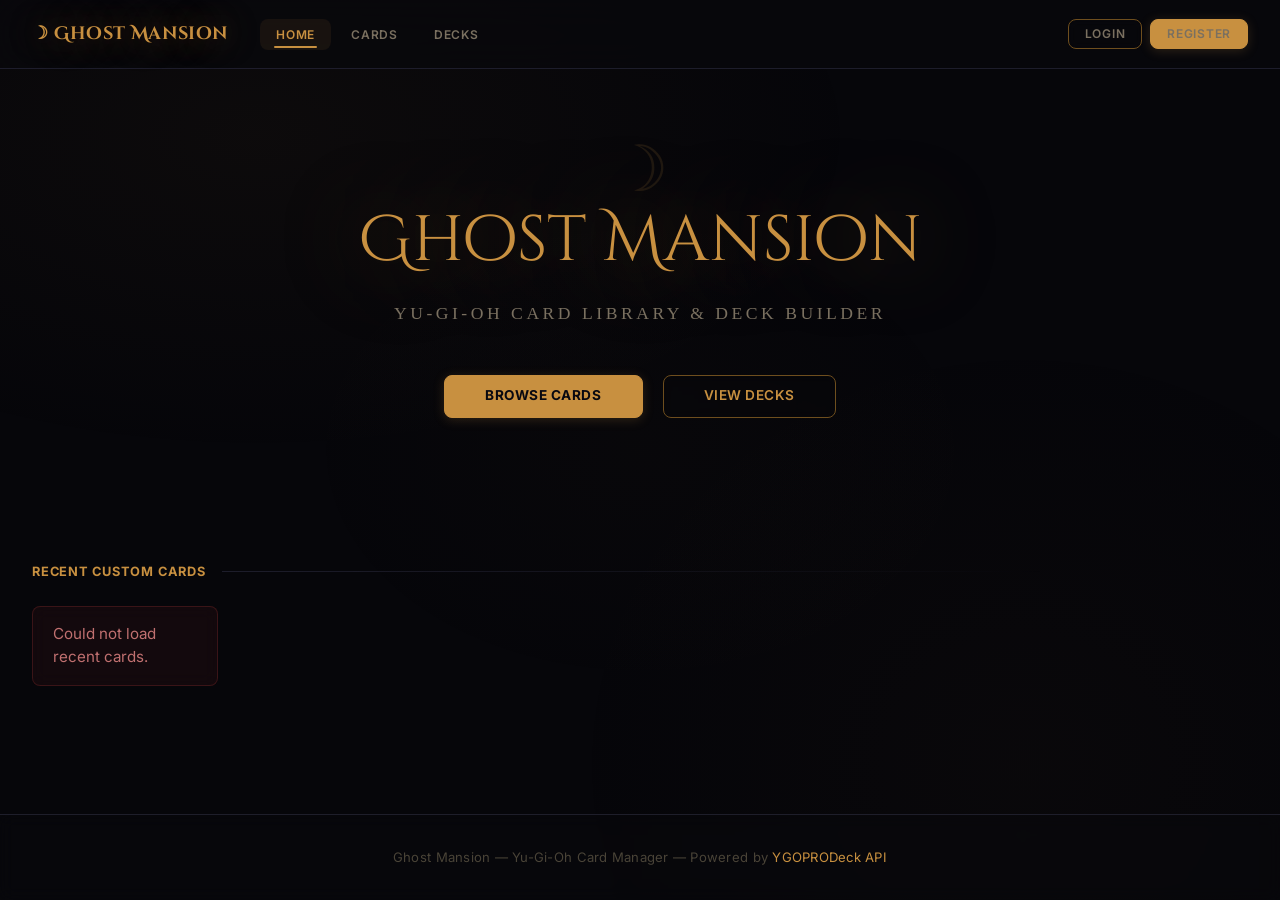
<file: index.html>
<!DOCTYPE html>
<html lang="en">
<head>
  <meta charset="UTF-8">
  <meta name="viewport" content="width=device-width, initial-scale=1.0">
  <title>Ghost Mansion – Yu-Gi-Oh Card Manager</title>
  <link rel="stylesheet" href="css/main.css">
</head>
<body>
<div class="page-wrapper">
  <div id="navbar"></div>

  <main>
    <section class="hero">
      <div class="hero-title">Ghost Mansion</div>
      <div class="hero-sub">Yu-Gi-Oh Card Library &amp; Deck Builder</div>
      <div class="hero-actions">
        <a href="cards.html" class="btn btn-primary btn-lg">Browse Cards</a>
        <a href="decks.html" class="btn btn-secondary btn-lg">View Decks</a>
      </div>
    </section>

    
    <div class="recent-section">
      <div class="section-header">
        <span class="section-title">Recent Custom Cards</span>
      </div>
      <div id="recentCards" class="card-mini-grid">
        <div class="loading-center"><div class="spinner"></div></div>
      </div>
    </div>
  </main>

  <div id="footer"></div>
</div>
<script src="js/app.js"></script>
<script>
  renderNavbar();
  renderFooter();

  async function loadRecent() {
    const el = document.getElementById('recentCards');
    try {
      const cards = await apiFetch('/cards');
      const recent = cards.slice(-8).reverse();
      if (!recent.length) {
        el.innerHTML = `<div class="empty-state" style="grid-column:1/-1"><div class="empty-icon">🂠</div><h3>No cards yet</h3><p>Be the first to create a custom card!</p></div>`;
        return;
      }
      el.innerHTML = recent.map(c => renderCardItem(c, `card-detail.html?id=${c.id}&type=local`)).join('');
    } catch(e) {
      el.innerHTML = `<div class="alert alert-error show">Could not load recent cards.</div>`;
    }
  }
  loadRecent();
</script>
</body>
</html>
</file>
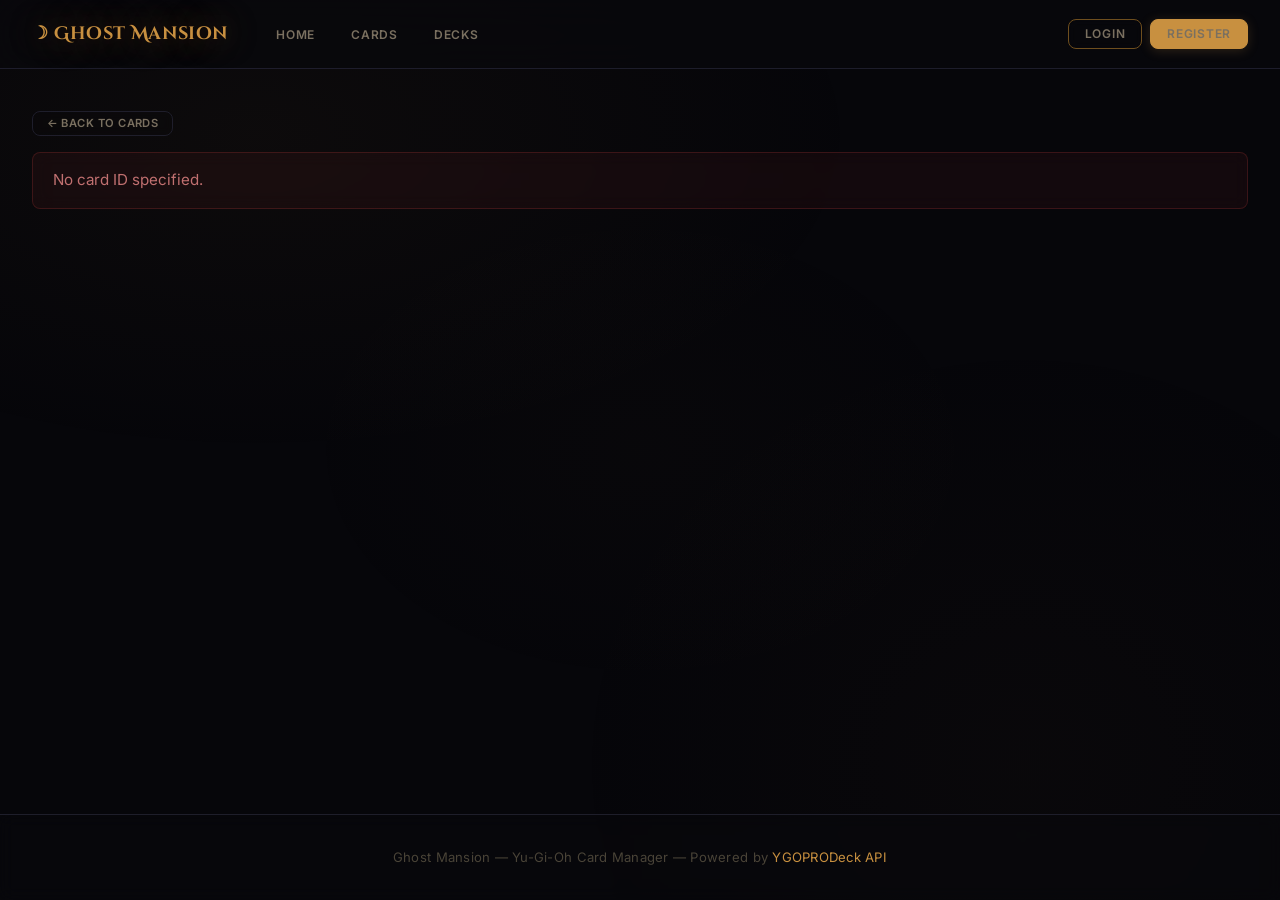
<file: card-detail.html>
<!DOCTYPE html>
<html lang="en">
<head>
  <meta charset="UTF-8">
  <meta name="viewport" content="width=device-width, initial-scale=1.0">
  <title>Card Detail – Ghost Mansion</title>
  <link rel="stylesheet" href="css/main.css">
</head>
<body>
<div class="page-wrapper">
  <div id="navbar"></div>
  <main>
    <div style="margin-bottom:1rem"><a href="cards.html" class="btn btn-ghost btn-sm">← Back to Cards</a></div>

    <div id="alert" class="alert alert-error"></div>
    <div id="successAlert" class="alert alert-success"></div>

    <div id="loading" class="loading-center"><div class="spinner"></div></div>
    <div id="content" class="hidden"></div>
  </main>
  <div id="footer"></div>
</div>

<!-- Edit Modal -->
<div class="modal-backdrop" id="editModal">
  <div class="modal" style="max-width:600px">
    <button class="modal-close" id="closeEdit">✕</button>
    <div class="modal-title">Edit Card</div>
    <div id="editAlert" class="alert alert-error"></div>
    <form id="editForm" novalidate>
      <div class="form-row">
        <div class="form-group">
          <label class="form-label">Name *</label>
          <input class="form-input" id="eName" required>
          <div class="form-error" id="eNameErr"></div>
        </div>
        <div class="form-group">
          <label class="form-label">Type *</label>
          <select class="form-select" id="eType"></select>
        </div>
      </div>
      <div class="form-row">
        <div class="form-group">
          <label class="form-label">ATK</label>
          <input class="form-input" id="eAtk" type="number" min="0">
        </div>
        <div class="form-group">
          <label class="form-label">DEF</label>
          <input class="form-input" id="eDef" type="number" min="0">
        </div>
      </div>
      <div class="form-row">
        <div class="form-group">
          <label class="form-label">Level / Rank</label>
          <select class="form-select" id="eLevel"></select>
        </div>
        <div class="form-group">
          <label class="form-label">Attribute</label>
          <select class="form-select" id="eAttr"></select>
        </div>
      </div>
      <div class="form-row">
        <div class="form-group">
          <label class="form-label">Race</label>
          <input class="form-input" id="eRace" placeholder="Race / sub-type">
        </div>
        <div class="form-group">
          <label class="form-label">Archetype</label>
          <input class="form-input" id="eArchetype" placeholder="Archetype">
        </div>
      </div>
      <div class="form-row">
        <div class="form-group">
          <label class="form-label">Scale</label>
          <select class="form-select" id="eScale"></select>
        </div>
        <div class="form-group">
          <label class="form-label">Link Value</label>
          <select class="form-select" id="eLinkval"></select>
        </div>
      </div>
      <div class="form-group">
        <label class="form-label">Effect / Description</label>
        <textarea class="form-textarea" id="eEffect" rows="3"></textarea>
      </div>
      <div class="form-group">
        <label class="form-label">Card Image</label>
        <div id="editImageMount"></div>
      </div>
      <div class="modal-actions" style="display:flex;gap:0.75rem;margin-top:1rem;flex-shrink:0;padding-bottom:0.5rem">
        <button class="btn btn-primary" type="submit" id="editSaveBtn">Save Changes</button>
        <button class="btn btn-ghost" type="button" id="cancelEdit">Cancel</button>
      </div>
    </form>
  </div>
</div>

<!-- Delete Modal -->
<div class="modal-backdrop" id="deleteModal">
  <div class="modal">
    <div class="modal-title">Delete Card</div>
    <p style="color:var(--text-dim);margin-bottom:1.5rem">Are you sure you want to delete this card? This action cannot be undone.</p>
    <div style="display:flex;gap:0.75rem">
      <button class="btn btn-danger" id="confirmDelete">Delete</button>
      <button class="btn btn-ghost" id="cancelDelete">Cancel</button>
    </div>
  </div>
</div>

<script src="js/app.js"></script>
<script>
renderNavbar();
renderFooter();

const id   = getParam('id');
const type = getParam('type');
let card = null;

const loading  = document.getElementById('loading');
const content  = document.getElementById('content');
const alertEl  = document.getElementById('alert');
const successEl= document.getElementById('successAlert');

if (!id) { showAlert(alertEl, 'No card ID specified.'); loading.classList.add('hidden'); }
else loadCard();

async function loadCard() {
  try {
    if (type === 'local') {
      card = await apiFetch(`/cards/${id}`);
    } else {
      const res = await fetch(`${YGOPRO_BASE}?id=${encodeURIComponent(id)}`);
      if (!res.ok) throw new Error('Card not found');
      const json = await res.json();
      card = normalizeYgoproCard(json.data[0]);
    }
    renderCard();
  } catch(e) {
    showAlert(alertEl, e.message || 'Could not load card.');
  } finally {
    loading.classList.add('hidden');
    content.classList.remove('hidden');
  }
}

function renderCard() {
  const uid     = Auth.getUserId();
  const canEdit = type === 'local' && (Auth.isAdmin() || (card.ownerId && card.ownerId === uid));
  const img     = card.imageUrl;
  const atkDef  = formatAtkDef(card.atk, card.def);

  // Build a search URL for cards.html with a given filter param
  function searchUrl(param, value) {
    return `cards.html?${param}=${encodeURIComponent(value)}`;
  }

  const stats = [];
  if (card.attribute) stats.push(`<a class="card-detail-stat card-detail-stat--link" href="${searchUrl('attribute', card.attribute)}" title="Search by attribute"><strong>Attribute</strong> ${escHtml(card.attribute)}</a>`);
  if (card.race)      stats.push(`<a class="card-detail-stat card-detail-stat--link" href="${searchUrl('race', card.race)}" title="Search by race"><strong>Race</strong> ${escHtml(card.race)}</a>`);
  if (card.level)     stats.push(`<a class="card-detail-stat card-detail-stat--link" href="${searchUrl('level', card.level)}" title="Search by level"><strong>Level</strong> ${escHtml(card.level)}</a>`);
  if (card.scale)     stats.push(`<div class="card-detail-stat"><strong>Scale</strong> ${escHtml(card.scale)}</div>`);
  if (card.linkval)   stats.push(`<div class="card-detail-stat"><strong>Link</strong> ${escHtml(card.linkval)}</div>`);
  if (card.atk != null) stats.push(`<a class="card-detail-stat card-detail-stat--link" href="${searchUrl('atk', card.atk)}" title="Search by ATK"><strong>ATK</strong> ${escHtml(String(card.atk))}</a>`);
  if (card.def != null) stats.push(`<a class="card-detail-stat card-detail-stat--link" href="${searchUrl('def', card.def)}" title="Search by DEF"><strong>DEF</strong> ${escHtml(String(card.def))}</a>`);
  if (card.archetype) stats.push(`<a class="card-detail-stat card-detail-stat--link" href="${searchUrl('archetype', card.archetype)}" title="Search by archetype"><strong>Archetype</strong> ${escHtml(card.archetype)}</a>`);

  content.innerHTML = `
    <div class="card-detail">
      <div>
        ${img
          ? `<img class="card-detail-img" src="${escHtml(img)}" alt="${escHtml(card.name)}">`
          : `<div style="width:100%;aspect-ratio:421/614;background:var(--bg3);border-radius:var(--radius-lg);display:flex;align-items:center;justify-content:center;font-size:5rem;color:var(--text-muted)">🂠</div>`}
      </div>
      <div>
        <div class="card-detail-title">${escHtml(card.name)}</div>
        <div style="margin-bottom:0.75rem">
          <span class="badge badge-gold">${escHtml(card.type ?? '')}</span>
          ${type === 'local' ? '<span class="badge badge-teal" style="margin-left:0.4rem">Custom</span>' : ''}
        </div>
        <div class="card-detail-meta">${stats.join('')}</div>
        ${(card.effect) ? `<div class="card-detail-effect">${escHtml(card.effect).replace(/\n/g, '<br>')}</div>` : ''}

        ${card.ownerUsername && card.ownerId ? `
          <div style="margin-top:1rem;font-size:0.85rem;color:var(--text-dim)">
            Created by <a href="profile.html?id=${escHtml(card.ownerId)}">${escHtml(card.ownerUsername)}</a>
            ${card.ownerImage ? `<img src="${escHtml(card.ownerImage)}" style="width:24px;height:24px;border-radius:50%;object-fit:cover;vertical-align:middle;margin-left:0.4rem">` : ''}
          </div>` : ''}

        <div class="card-actions">
          ${canEdit ? `<button class="btn btn-secondary" id="editBtn">Edit Card</button>
                       <button class="btn btn-danger" id="deleteBtn">Delete Card</button>` : ''}
          <a href="decks.html" class="btn btn-ghost">View Decks</a>
        </div>
      </div>
    </div>`;

  if (canEdit) {
    document.getElementById('editBtn').addEventListener('click', openEditModal);
    document.getElementById('deleteBtn').addEventListener('click', () => document.getElementById('deleteModal').classList.add('open'));
  }
}

// ─── Edit Modal ───────────────────────────────────────────────────────────────
buildTypeSelect(document.getElementById('eType'), false);
buildOptions(document.getElementById('eLevel'), LEVELS, 'None', null);
buildOptions(document.getElementById('eAttr'), ATTRIBUTES, 'None', null);
buildOptions(document.getElementById('eScale'), SCALES, 'None', null);
buildOptions(document.getElementById('eLinkval'), LINKS, 'None', null);

let editImageWidget = null;

function openEditModal() {
  if (!card) return;
  document.getElementById('eName').value      = card.name ?? '';
  document.getElementById('eType').value      = card.type ?? '';
  document.getElementById('eAtk').value       = card.atk ?? '';
  document.getElementById('eDef').value       = card.def ?? '';
  document.getElementById('eLevel').value     = card.level ?? '';
  document.getElementById('eAttr').value      = card.attribute ?? '';
  document.getElementById('eRace').value      = card.race ?? '';
  document.getElementById('eArchetype').value = card.archetype ?? '';
  document.getElementById('eScale').value     = card.scale ?? '';
  document.getElementById('eLinkval').value   = card.linkval ?? '';
  document.getElementById('eEffect').value    = card.effect ?? '';

  editImageWidget = createImageWidget(document.getElementById('editImageMount'), {
    savedUrl: card.imageUrl ?? null,
  });

  hideAlert(document.getElementById('editAlert'));
  document.getElementById('editModal').classList.add('open');
}

document.getElementById('closeEdit').addEventListener('click', () => document.getElementById('editModal').classList.remove('open'));
document.getElementById('cancelEdit').addEventListener('click',() => document.getElementById('editModal').classList.remove('open'));

document.getElementById('editForm').addEventListener('submit', async e => {
  e.preventDefault();
  const editAlertEl = document.getElementById('editAlert');
  hideAlert(editAlertEl);
  const name = document.getElementById('eName').value.trim();
  if (!name) { document.getElementById('eNameErr').textContent = 'Name is required.'; return; }
  document.getElementById('eNameErr').textContent = '';

  const btn = document.getElementById('editSaveBtn');
  setLoading(btn, true, 'Saving…');
  try {
    let imageValue = editImageWidget?.getValue() ?? null;
    if (imageValue && imageValue.startsWith('data:')) {
      imageValue = await uploadImageIfNeeded('cards', id, imageValue);
    }

    const payload = {
      name,
      type:      document.getElementById('eType').value || null,
      atk:       document.getElementById('eAtk').value  !== '' ? Number(document.getElementById('eAtk').value)  : null,
      def:       document.getElementById('eDef').value  !== '' ? Number(document.getElementById('eDef').value)  : null,
      level:     document.getElementById('eLevel').value  !== '' ? Number(document.getElementById('eLevel').value)  : null,
      attribute: document.getElementById('eAttr').value  || null,
      race:      document.getElementById('eRace').value.trim()  || null,
      archetype: document.getElementById('eArchetype').value.trim() || null,
      scale:     document.getElementById('eScale').value   !== '' ? Number(document.getElementById('eScale').value)   : null,
      linkval:   document.getElementById('eLinkval').value !== '' ? Number(document.getElementById('eLinkval').value) : null,
      effect:    document.getElementById('eEffect').value.trim()   || null,
      imageUrl:  imageValue,
    };

    card = await apiFetch(`/cards/${id}`, { method: 'PUT', body: JSON.stringify(payload) });
    document.getElementById('editModal').classList.remove('open');
    showAlert(successEl, 'Card updated successfully!', 'success');
    renderCard();
  } catch(err) {
    showAlert(editAlertEl, err.message || 'Failed to update card.');
  } finally {
    setLoading(btn, false);
  }
});

// ─── Delete ───────────────────────────────────────────────────────────────────
document.getElementById('confirmDelete').addEventListener('click', async () => {
  const btn = document.getElementById('confirmDelete');
  setLoading(btn, true, 'Deleting…');
  try {
    await apiFetch(`/cards/${id}`, { method: 'DELETE' });
    window.location.href = 'cards.html';
  } catch(err) {
    document.getElementById('deleteModal').classList.remove('open');
    showAlert(alertEl, err.message || 'Failed to delete card.');
  } finally {
    setLoading(btn, false);
  }
});
document.getElementById('cancelDelete').addEventListener('click', () => document.getElementById('deleteModal').classList.remove('open'));
</script>
</body>
</html>
</file>
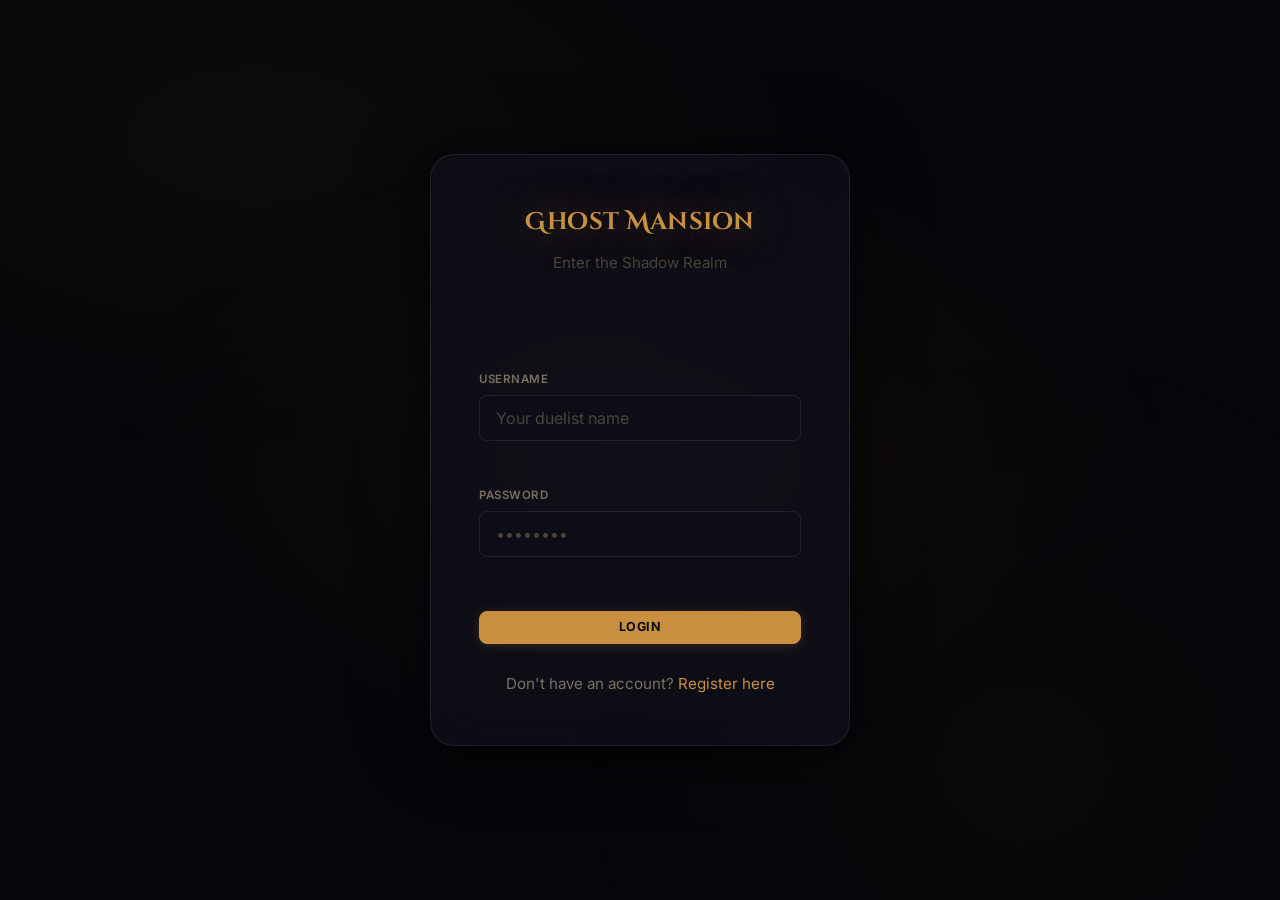
<file: card-new.html>
<!DOCTYPE html>
<html lang="en">
<head>
  <meta charset="UTF-8">
  <meta name="viewport" content="width=device-width, initial-scale=1.0">
  <title>New Card – Ghost Mansion</title>
  <link rel="stylesheet" href="css/main.css">
</head>
<body>
<div class="page-wrapper">
  <div id="navbar"></div>
  <main>
    <div style="margin-bottom:1rem"><a href="cards.html" class="btn btn-ghost btn-sm">← Back to Cards</a></div>
    <div class="page-header">
      <div>
        <div class="page-title">Create a Card</div>
        <div class="page-subtitle">Add your custom card to the mansion</div>
      </div>
    </div>

    <div id="alert" class="alert alert-error"></div>
    <div id="successAlert" class="alert alert-success"></div>

    <div class="new-card-layout">
      <div class="panel">
        <form id="cardForm" novalidate>

          <div class="form-row">
            <div class="form-group">
              <label class="form-label">Card Name *</label>
              <input class="form-input" id="cName" placeholder="Dark Magician…" required>
              <div class="form-error" id="cNameErr"></div>
            </div>
            <div class="form-group">
              <label class="form-label">Card Type *</label>
              <select class="form-select" id="cType"></select>
              <div class="form-error" id="cTypeErr"></div>
            </div>
          </div>

          <div class="form-row" id="rowAtkDef">
            <div class="form-group">
              <label class="form-label">ATK</label>
              <input class="form-input" id="cAtk" type="number" min="0" placeholder="0 – 9999">
            </div>
            <div class="form-group">
              <label class="form-label">DEF</label>
              <input class="form-input" id="cDef" type="number" min="0" placeholder="0 – 9999">
            </div>
          </div>

          <div class="form-row">
            <div class="form-group" id="groupLevel">
              <label class="form-label">Level / Rank</label>
              <select class="form-select" id="cLevel"></select>
            </div>
            <div class="form-group" id="groupScale">
              <label class="form-label">Pendulum Scale</label>
              <select class="form-select" id="cScale"></select>
            </div>
            <div class="form-group" id="groupLink">
              <label class="form-label">Link Value</label>
              <select class="form-select" id="cLinkval"></select>
            </div>
          </div>

          <div class="form-row">
            <div class="form-group" id="groupAttr">
              <label class="form-label">Attribute</label>
              <select class="form-select" id="cAttr"></select>
            </div>
            <div class="form-group" id="groupRace">
              <label class="form-label">Race / Sub-type</label>
              <input class="form-input" id="cRace" placeholder="e.g. Spellcaster">
            </div>
          </div>

          <div class="form-group">
            <label class="form-label">Archetype</label>
            <input class="form-input" id="cArchetype" placeholder="e.g. Blue-Eyes, Dark Magician…">
          </div>

          <div class="form-group">
            <label class="form-label">Card Effect / Description</label>
            <textarea class="form-textarea" id="cEffect" rows="5" placeholder="When this card is Normal Summoned…"></textarea>
          </div>

          <div class="form-group">
            <label class="form-label">Card Image</label>
            <div id="imageWidgetMount"></div>
          </div>

          <div style="display:flex;gap:0.75rem;margin-top:1.5rem">
            <button class="btn btn-primary btn-lg" type="submit" id="submitBtn">Create Card</button>
            <a href="cards.html" class="btn btn-ghost btn-lg">Cancel</a>
          </div>
        </form>
      </div>

      <!-- Preview -->
      <div class="card-preview">
        <div class="panel-title" style="margin-bottom:1rem">Preview</div>
        <div id="previewImg" class="card-preview-placeholder">🂠</div>
        <div class="preview-name" id="previewName">Card Name</div>
        <div class="preview-type" id="previewType">Type</div>
      </div>
    </div>
  </main>
  <div id="footer"></div>
</div>
<script src="js/app.js"></script>
<script>
if (!requireAuth()) { /* redirect handled */ }
renderNavbar();
renderFooter();

// Build selects
buildTypeSelect(document.getElementById('cType'), false);
buildOptions(document.getElementById('cLevel'),  LEVELS, 'None', null);
buildOptions(document.getElementById('cAttr'),   ATTRIBUTES, 'None', null);
buildOptions(document.getElementById('cScale'),  SCALES, 'None', null);
buildOptions(document.getElementById('cLinkval'),LINKS, 'None', null);

const typeEl = document.getElementById('cType');

function updateFieldVisibility() {
  const type = typeEl.value;
  const isSpell = type.toLowerCase().includes('spell');
  const isTrap  = type.toLowerCase().includes('trap');
  const isLink  = type.toLowerCase().includes('link');
  const isPend  = type.toLowerCase().includes('pendulum');
  const isXyz   = type.toLowerCase().includes('xyz');
  const isMonster = !isSpell && !isTrap;

  document.getElementById('rowAtkDef').classList.toggle('hidden', isSpell || isTrap);
  document.getElementById('groupLevel').classList.toggle('hidden', isSpell || isTrap || isLink || isXyz || isPend);
  document.getElementById('groupScale').classList.toggle('hidden', !isPend);
  document.getElementById('groupLink').classList.toggle('hidden', !isLink);
  document.getElementById('groupAttr').classList.toggle('hidden', isSpell || isTrap);
  document.getElementById('groupRace').classList.toggle('hidden', false);

  if (!isMonster) {
    document.getElementById('cAtk').value = '';
    document.getElementById('cDef').value = '';
    document.getElementById('cLevel').value = '';
    document.getElementById('cAttr').value = '';
  }
}

typeEl.addEventListener('change', () => { updateFieldVisibility(); updatePreview(); });
updateFieldVisibility();

// Image widget
let imageWidget = null;
function initImageWidget() {
  imageWidget = createImageWidget(document.getElementById('imageWidgetMount'), {
    onResult: updatePreview
  });
}
initImageWidget();

function updatePreview() {
  const name     = document.getElementById('cName').value.trim();
  const type     = typeEl.value;
  const imageVal = imageWidget?.getValue() || null;

  document.getElementById('previewName').textContent = name || 'Card Name';
  document.getElementById('previewType').textContent = type || 'Type';

  const imgArea = document.getElementById('previewImg');
  if (imageVal) {
    const img = document.createElement('img');
    img.id = 'previewImg';
    img.src = imageVal;
    img.alt = name;
    img.style.cssText = 'width:100%;aspect-ratio:421/614;object-fit:cover;border-radius:var(--radius)';
    img.onerror = () => {
      const ph = document.createElement('div');
      ph.id = 'previewImg';
      ph.className = 'card-preview-placeholder';
      ph.textContent = '🂠';
      img.replaceWith(ph);
    };
    imgArea.replaceWith(img);
  } else {
    const existing = document.getElementById('previewImg');
    if (existing && existing.tagName === 'IMG') {
      const ph = document.createElement('div');
      ph.id = 'previewImg';
      ph.className = 'card-preview-placeholder';
      ph.textContent = '🂠';
      existing.replaceWith(ph);
    }
  }
}

['cName','cType'].forEach(id => {
  document.getElementById(id)?.addEventListener('input', updatePreview);
});

// Form submit
document.getElementById('cardForm').addEventListener('submit', async e => {
  e.preventDefault();
  const alertEl = document.getElementById('alert');
  hideAlert(alertEl);

  const name = document.getElementById('cName').value.trim();
  const type = typeEl.value;
  const nameErr = document.getElementById('cNameErr');
  const typeErr = document.getElementById('cTypeErr');
  let ok = true;

  if (!name) { nameErr.textContent = 'Name is required.'; ok = false; } else nameErr.textContent = '';
  if (!type) { typeErr.textContent = 'Type is required.'; ok = false; } else typeErr.textContent = '';
  if (!ok) return;

  const payload = {
    name,
    type,
    atk:       document.getElementById('cAtk').value     !== '' ? Number(document.getElementById('cAtk').value)     : null,
    def:       document.getElementById('cDef').value     !== '' ? Number(document.getElementById('cDef').value)     : null,
    level:     document.getElementById('cLevel').value   !== '' ? Number(document.getElementById('cLevel').value)   : null,
    attribute: document.getElementById('cAttr').value    || null,
    race:      document.getElementById('cRace').value.trim()    || null,
    archetype: document.getElementById('cArchetype').value.trim() || null,
    scale:     document.getElementById('cScale').value   !== '' ? Number(document.getElementById('cScale').value)   : null,
    linkval:   document.getElementById('cLinkval').value !== '' ? Number(document.getElementById('cLinkval').value) : null,
    effect:    document.getElementById('cEffect').value.trim()   || null,
    imageUrl:  imageWidget?.getValue() || null,
  };

  const btn = document.getElementById('submitBtn');
  setLoading(btn, true, 'Creating…');
  try {
    const saved = await apiFetch('/cards', { method: 'POST', body: JSON.stringify(payload) });
    showAlert(document.getElementById('successAlert'), 'Card created! Redirecting…', 'success');
    setTimeout(() => window.location.href = `card-detail.html?id=${saved.id}&type=local`, 1200);
  } catch(err) {
    showAlert(alertEl, err.message || 'Failed to create card.');
  } finally {
    setLoading(btn, false);
  }
});
</script>
</body>
</html>
</file>
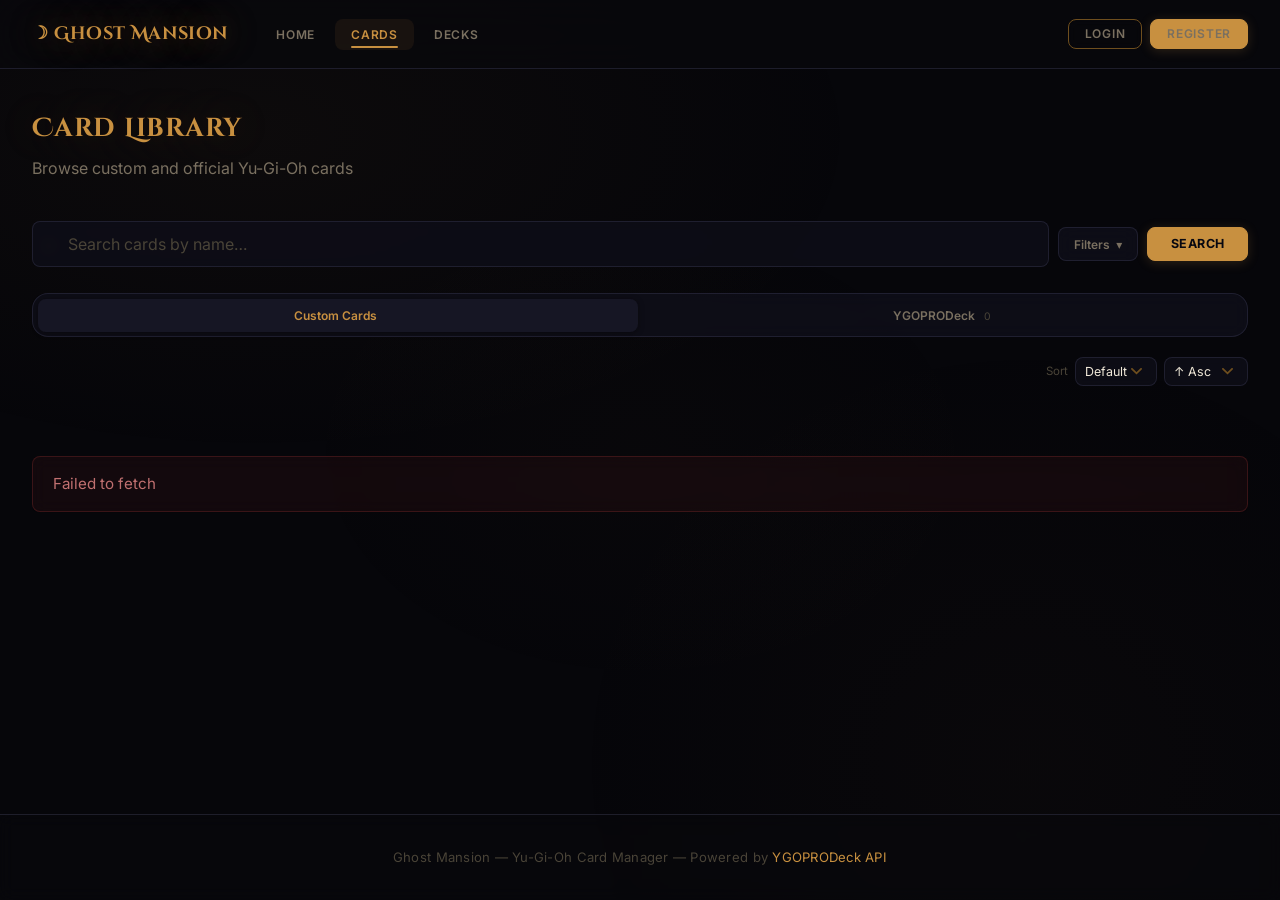
<file: cards.html>
<!DOCTYPE html>
<html lang="en">
<head>
  <meta charset="UTF-8">
  <meta name="viewport" content="width=device-width, initial-scale=1.0">
  <title>Cards – Ghost Mansion</title>
  <link rel="stylesheet" href="css/main.css">
  <style>
    /* ── Search toolbar ───────────────────────────────────────── */
    .search-toolbar {
      display: flex;
      gap: 0.6rem;
      align-items: center;
      margin-bottom: 0.75rem;
      flex-wrap: wrap;
    }
    .search-main {
      position: relative;
      flex: 1;
      min-width: 200px;
    }
    .search-main .search-icon {
      position: absolute;
      left: 0.75rem;
      top: 50%;
      transform: translateY(-50%);
      color: var(--text-muted);
      font-size: 1rem;
      pointer-events: none;
    }
    .search-main .form-input { padding-left: 2.2rem; }

    /* ── Filter toggle button ─────────────────────────────────── */
    .filter-toggle-btn {
      display: inline-flex;
      align-items: center;
      gap: 0.4rem;
      padding: 0.55rem 0.9rem;
      border-radius: var(--radius);
      border: 1px solid var(--border);
      background: var(--surface-glass);
      color: var(--text-dim);
      cursor: pointer;
      font-size: 0.75rem;
      font-family: 'Inter', system-ui, sans-serif;
      font-weight: 600;
      transition: all var(--transition-fast);
      white-space: nowrap;
      backdrop-filter: blur(8px);
    }
    .filter-toggle-btn:hover { border-color: var(--gold-dim); color: var(--text); }
    .filter-toggle-btn.has-filters { border-color: var(--gold-dim); color: var(--gold); background: var(--gold-subtle); }
    .filter-toggle-btn .arrow { display: inline-block; transition: transform var(--transition-base); }
    .filter-toggle-btn.open .arrow { transform: rotate(180deg); }

    /* ── Collapsible filter drawer ────────────────────────────── */
    .filter-drawer {
      background: var(--surface-glass);
      border: 1px solid var(--border);
      border-radius: var(--radius-lg);
      backdrop-filter: blur(12px);
      overflow: hidden;
      max-height: 0;
      opacity: 0;
      transition: max-height 0.35s ease, opacity 0.25s ease, margin-bottom 0.25s;
      margin-bottom: 0;
    }
    .filter-drawer.open {
      max-height: 420px;
      opacity: 1;
      margin-bottom: 0.75rem;
    }
    .filter-drawer-inner {
      padding: 1.1rem 1.25rem;
      display: grid;
      grid-template-columns: repeat(auto-fill, minmax(150px, 1fr));
      gap: 0.75rem;
      align-items: end;
    }
    .filter-drawer-inner .form-group { margin-bottom: 0; }
    .filter-drawer-actions {
      display: flex;
      gap: 0.5rem;
      padding: 0 1.25rem 1rem;
    }

    /* ── Active filter chips ──────────────────────────────────── */
    .filter-chips {
      display: flex;
      flex-wrap: wrap;
      gap: 0.4rem;
      margin-bottom: 0.75rem;
    }
    .chip {
      display: inline-flex;
      align-items: center;
      gap: 0.3rem;
      font-size: 0.7rem;
      font-weight: 600;
      padding: 0.2rem 0.55rem 0.2rem 0.65rem;
      border-radius: 20px;
      background: var(--gold-subtle);
      border: 1px solid var(--gold-dim);
      color: var(--gold);
      cursor: pointer;
      transition: all var(--transition-fast);
    }
    .chip:hover { background: rgba(200,144,64,0.2); }
    .chip-x { font-size: 0.6rem; opacity: 0.7; }

    /* ── Results + sort toolbar ───────────────────────────────── */
    .results-toolbar {
      display: flex;
      align-items: center;
      justify-content: space-between;
      flex-wrap: wrap;
      gap: 0.5rem;
      margin-bottom: 1rem;
    }
    .results-meta { font-size: 0.82rem; color: var(--text-dim); }
    .results-right { display: flex; align-items: center; gap: 0.75rem; flex-wrap: wrap; }
    .sort-inline { display: flex; align-items: center; gap: 0.4rem; }
    .sort-inline label { font-size: 0.72rem; color: var(--text-muted); white-space: nowrap; }
    .sort-inline .form-select { width: auto; font-size: 0.78rem; padding: 0.35rem 1.8rem 0.35rem 0.6rem; }

    /* ── Pill-style tabs ──────────────────────────────────────── */
    .card-tabs {
      display: flex;
      gap: 0.25rem;
      margin-bottom: 1.25rem;
      background: var(--surface-glass);
      border: 1px solid var(--border);
      border-radius: var(--radius-lg);
      padding: 0.3rem;
      backdrop-filter: blur(8px);
    }
    .card-tab-btn {
      flex: 1;
      text-align: center;
      padding: 0.55rem 1rem;
      border-radius: var(--radius);
      border: none;
      background: none;
      font-size: 0.75rem;
      font-family: 'Inter', system-ui, sans-serif;
      font-weight: 600;
      color: var(--text-dim);
      cursor: pointer;
      transition: all var(--transition-base);
    }
    .card-tab-btn:hover { color: var(--text); }
    .card-tab-btn.active {
      background: var(--surface2);
      color: var(--gold);
      box-shadow: 0 1px 6px rgba(0,0,0,0.4);
    }
    .card-tab-btn .tab-count { font-size: 0.65rem; color: var(--text-muted); margin-left: 0.35rem; font-weight: 400; }

    /* ── Mine checkbox ────────────────────────────────────────── */
    .mine-toggle {
      display: flex;
      align-items: center;
      gap: 0.45rem;
      font-size: 0.78rem;
      color: var(--text-dim);
      cursor: pointer;
      user-select: none;
      transition: color var(--transition-fast);
    }
    .mine-toggle:hover { color: var(--text); }
    .mine-toggle input[type=checkbox] { accent-color: var(--gold); width: 15px; height: 15px; cursor: pointer; }
  </style>
</head>
<body>
<div class="page-wrapper">
  <div id="navbar"></div>
  <main>
    <div class="page-header">
      <div>
        <div class="page-title">Card Library</div>
        <div class="page-subtitle">Browse custom and official Yu-Gi-Oh cards</div>
      </div>
      <div id="addCardBtn" class="hidden">
        <a href="card-new.html" class="btn btn-primary">+ New Card</a>
      </div>
    </div>

    <!-- Always-visible search bar -->
    <div class="search-toolbar">
      <div class="search-main">
        <span class="search-icon">⌕</span>
        <input class="form-input" id="fName" placeholder="Search cards by name…" autocomplete="off">
      </div>
      <button class="filter-toggle-btn" id="filterToggleBtn">
        Filters <span class="arrow">▾</span>
      </button>
      <button class="btn btn-primary" id="searchBtn">Search</button>
    </div>

    <!-- Collapsible advanced filters -->
    <div class="filter-drawer" id="filterDrawer">
      <div class="filter-drawer-inner">
        <div class="form-group">
          <label class="form-label">Card Type</label>
          <select class="form-select" id="fType"></select>
        </div>
        <div class="form-group">
          <label class="form-label">Attribute</label>
          <select class="form-select" id="fAttr"><option value="">All</option></select>
        </div>
        <div class="form-group">
          <label class="form-label">Race / Spell type</label>
          <select class="form-select" id="fRace"><option value="">All</option></select>
        </div>
        <div class="form-group">
          <label class="form-label">Level</label>
          <select class="form-select" id="fLevel"><option value="">Any</option></select>
        </div>
        <div class="form-group">
          <label class="form-label">ATK</label>
          <input class="form-input" id="fAtk" type="number" min="0" placeholder="e.g. 2500">
        </div>
        <div class="form-group">
          <label class="form-label">DEF</label>
          <input class="form-input" id="fDef" type="number" min="0" placeholder="e.g. 2000">
        </div>
        <div class="form-group">
          <label class="form-label">Archetype</label>
          <input class="form-input" id="fArchetype" placeholder="e.g. Blue-Eyes">
        </div>
      </div>
      <div class="filter-drawer-actions">
        <button class="btn btn-ghost btn-sm" id="resetBtn">Clear all filters</button>
      </div>
    </div>

    <!-- Active filter chips -->
    <div class="filter-chips" id="filterChips"></div>

    <!-- Pill tabs -->
    <div class="card-tabs">
      <button class="card-tab-btn active" data-tab="local">
        Custom Cards <span class="tab-count" id="localCount"></span>
      </button>
      <button class="card-tab-btn" data-tab="ygopro">
        YGOPRODeck <span class="tab-count" id="ygoproCount"></span>
      </button>
    </div>

    <!-- Results toolbar -->
    <div class="results-toolbar">
      <div class="results-meta" id="resultsMeta"></div>
      <div class="results-right">
        <label class="mine-toggle" id="mineToggleWrap">
          <input type="checkbox" id="toggleMine"> My cards only
        </label>
        <div class="sort-inline">
          <label>Sort</label>
          <select class="form-select" id="sortField">
            <option value="">Default</option>
            <option value="name">Name</option>
            <option value="atk">ATK</option>
            <option value="def">DEF</option>
            <option value="level">Level</option>
          </select>
          <select class="form-select" id="sortDir">
            <option value="asc">↑ Asc</option>
            <option value="desc">↓ Desc</option>
          </select>
        </div>
      </div>
    </div>

    <div id="alert" class="alert alert-error"></div>

    <!-- Local cards panel -->
    <div class="tab-panel active" id="tab-local">
      <div id="localCards" class="card-grid"></div>
      <div class="load-more-bar hidden" id="localLoadMore">
        <button class="btn btn-ghost" id="localShowMore">Show More</button>
        <button class="btn btn-secondary" id="localShowAll">Show All</button>
      </div>
    </div>

    <!-- Ygopro panel -->
    <div class="tab-panel" id="tab-ygopro">
      <div id="ygoproCards" class="card-grid"></div>
      <div class="load-more-bar hidden" id="ygoproLoadMore">
        <button class="btn btn-ghost" id="ygoproShowMore">Show More</button>
        <button class="btn btn-secondary" id="ygoproShowAll">Show All</button>
      </div>
    </div>
  </main>
  <div id="footer"></div>
</div>
<script src="js/app.js"></script>
<script>
renderNavbar();
renderFooter();

if (Auth.isLoggedIn()) document.getElementById('addCardBtn').classList.remove('hidden');
if (!Auth.isLoggedIn()) document.getElementById('mineToggleWrap').style.display = 'none';

// Init selects
buildTypeSelect(document.getElementById('fType'), true);
buildOptions(document.getElementById('fAttr'), ATTRIBUTES, 'All Attributes');
buildOptions(document.getElementById('fLevel'), LEVELS, 'Any Level');

document.getElementById('fType').addEventListener('change', () => {
  buildOptions(document.getElementById('fRace'), canHaveRaces(document.getElementById('fType').value), 'All');
  renderChips();
});
buildOptions(document.getElementById('fRace'), [], 'All');

// ── Filter drawer ─────────────────────────────────────────────────────────────
const filterToggleBtn = document.getElementById('filterToggleBtn');
const filterDrawer    = document.getElementById('filterDrawer');

filterToggleBtn.addEventListener('click', () => {
  const open = filterDrawer.classList.toggle('open');
  filterToggleBtn.classList.toggle('open', open);
});
document.addEventListener('keydown', e => {
  if (e.key === 'Escape' && filterDrawer.classList.contains('open')) {
    filterDrawer.classList.remove('open');
    filterToggleBtn.classList.remove('open');
  }
});

// ── Filter chips ──────────────────────────────────────────────────────────────
const FILTER_LABELS = {
  fName:'Name', fType:'Type', fAttr:'Attribute', fRace:'Race',
  fLevel:'Level', fAtk:'ATK', fDef:'DEF', fArchetype:'Archetype'
};

function renderChips() {
  const chips = document.getElementById('filterChips');
  const parts = [];
  for (const [id, label] of Object.entries(FILTER_LABELS)) {
    const val = document.getElementById(id)?.value?.trim();
    if (val) parts.push({ id, label, val });
  }
  chips.innerHTML = parts.map(p =>
    `<span class="chip" data-fid="${escHtml(p.id)}">
       <span>${escHtml(p.label)}: ${escHtml(p.val)}</span>
       <span class="chip-x">✕</span>
     </span>`
  ).join('');
  chips.querySelectorAll('.chip').forEach(chip => {
    chip.addEventListener('click', () => {
      const el = document.getElementById(chip.dataset.fid);
      if (el) {
        el.value = '';
        if (chip.dataset.fid === 'fType') buildOptions(document.getElementById('fRace'), [], 'All');
      }
      renderChips();
      updateFilterToggleState();
      doSearch();
    });
  });
  updateFilterToggleState();
}

function updateFilterToggleState() {
  const ADVANCED = ['fType','fAttr','fRace','fLevel','fAtk','fDef','fArchetype'];
  const hasAny = ADVANCED.some(id => document.getElementById(id)?.value?.trim());
  filterToggleBtn.classList.toggle('has-filters', hasAny);
}

['fType','fAttr','fRace','fLevel','fAtk','fDef','fArchetype'].forEach(id => {
  document.getElementById(id)?.addEventListener('change', () => { renderChips(); updateFilterToggleState(); });
  document.getElementById(id)?.addEventListener('input',  () => { renderChips(); updateFilterToggleState(); });
});

// ── State ─────────────────────────────────────────────────────────────────────
let localAll = [], localDisplay = [], localShown = 0, localLimit = 20;
let ygoproAll = [], ygoproShown = 0, ygoproLimit = 20;
let currentTab = 'local';

// ── Tabs ──────────────────────────────────────────────────────────────────────
document.querySelectorAll('.card-tab-btn').forEach(btn => {
  btn.addEventListener('click', () => {
    currentTab = btn.dataset.tab;
    document.querySelectorAll('.card-tab-btn').forEach(b => b.classList.remove('active'));
    document.querySelectorAll('.tab-panel').forEach(p => p.classList.remove('active'));
    btn.classList.add('active');
    document.getElementById(`tab-${currentTab}`).classList.add('active');
    updateResultsMeta();
  });
});

// ── Mine only ─────────────────────────────────────────────────────────────────
document.getElementById('toggleMine').addEventListener('change', () => { applyLocalFilters(); renderLocal(); });

// ── Sort ──────────────────────────────────────────────────────────────────────
document.getElementById('sortField').addEventListener('change', sortAndRenderBoth);
document.getElementById('sortDir').addEventListener('change',   sortAndRenderBoth);

// ── Search & reset ────────────────────────────────────────────────────────────
document.getElementById('searchBtn').addEventListener('click', () => { renderChips(); doSearch(); });
document.getElementById('fName').addEventListener('keydown', e => { if(e.key==='Enter') { renderChips(); doSearch(); } });

document.getElementById('resetBtn').addEventListener('click', () => {
  ['fName','fAtk','fDef','fArchetype'].forEach(id => document.getElementById(id).value = '');
  ['fType','fAttr','fRace','fLevel'].forEach(id => document.getElementById(id).value = '');
  buildOptions(document.getElementById('fRace'), [], 'All');
  renderChips();
  doSearch();
});

// ── Load more ─────────────────────────────────────────────────────────────────
document.getElementById('localShowMore').addEventListener('click',  () => { localShown  += localLimit;  renderLocal();  });
document.getElementById('localShowAll').addEventListener('click',   () => { localShown   = localDisplay.length; renderLocal(); });
document.getElementById('ygoproShowMore').addEventListener('click', () => { ygoproShown += ygoproLimit; renderYgopro(); });
document.getElementById('ygoproShowAll').addEventListener('click',  () => { ygoproShown  = ygoproAll.length; renderYgopro(); });

// ── Filters helper ────────────────────────────────────────────────────────────
function getFilters() {
  return {
    name:      document.getElementById('fName').value.trim()      || null,
    type:      document.getElementById('fType').value             || null,
    attribute: document.getElementById('fAttr').value             || null,
    race:      document.getElementById('fRace').value             || null,
    level:     document.getElementById('fLevel').value            || null,
    atk:       document.getElementById('fAtk').value              || null,
    def:       document.getElementById('fDef').value              || null,
    archetype: document.getElementById('fArchetype').value.trim() || null,
  };
}

async function doSearch() { await Promise.all([loadLocal(), loadYgopro()]); }

// ── Local cards ───────────────────────────────────────────────────────────────
async function loadLocal() {
  const container = document.getElementById('localCards');
  container.innerHTML = `<div class="loading-center" style="grid-column:1/-1"><div class="spinner"></div></div>`;
  const f = getFilters();
  const p = new URLSearchParams();
  if (f.name)      p.set('name', f.name);
  if (f.type)      p.set('type', f.type);
  if (f.attribute) p.set('attribute', f.attribute);
  if (f.race)      p.set('race', f.race);
  if (f.level)     p.set('level', f.level);
  if (f.atk)       p.set('atk', f.atk);
  if (f.def)       p.set('def', f.def);
  if (f.archetype) p.set('archetype', f.archetype);
  try {
    localAll = await apiFetch('/cards' + (p.toString() ? '?' + p.toString() : ''));
    applyLocalFilters();
    renderLocal();
  } catch(e) {
    container.innerHTML = `<div class="alert alert-error show" style="grid-column:1/-1">${escHtml(e.message)}</div>`;
  }
}

function applyLocalFilters() {
  const uid      = Auth.getUserId();
  const mineOnly = document.getElementById('toggleMine').checked;
  localDisplay   = (mineOnly && uid) ? localAll.filter(c => c.ownerId === uid) : localAll;
  sortCards(localDisplay);
  localShown = localLimit;
  document.getElementById('localCount').textContent = localDisplay.length;
}

function renderLocal() {
  const container = document.getElementById('localCards');
  const visible   = localDisplay.slice(0, localShown);
  if (!localDisplay.length) {
    container.innerHTML = `<div class="empty-state" style="grid-column:1/-1">
      <div class="empty-icon">🂠</div><h3>No cards found</h3>
      <p>Try adjusting your filters${Auth.isLoggedIn() ? ' or <a href="card-new.html">create a card</a>' : ''}.</p></div>`;
    document.getElementById('localLoadMore').classList.add('hidden');
  } else {
    container.innerHTML = visible.map(c => renderCardItem(c, `card-detail.html?id=${c.id}&type=local`)).join('');
    document.getElementById('localLoadMore').classList.toggle('hidden', localDisplay.length <= localShown);
  }
  updateResultsMeta();
}

// ── YGOPRODeck ────────────────────────────────────────────────────────────────
async function loadYgopro() {
  const container = document.getElementById('ygoproCards');
  container.innerHTML = `<div class="loading-center" style="grid-column:1/-1"><div class="spinner"></div></div>`;
  const f = getFilters();
  const p = new URLSearchParams();
  if (f.name)      p.set('fname', f.name);
  if (f.type)      p.set('type', f.type);
  if (f.attribute) p.set('attribute', f.attribute);
  if (f.race)      p.set('race', f.race);
  if (f.level)     p.set('level', f.level);
  if (f.atk)       p.set('atk', f.atk);
  if (f.def)       p.set('def', f.def);
  if (f.archetype) p.set('archetype', f.archetype);
  try {
    const res  = await fetch(YGOPRO_BASE + (p.toString() ? '?' + p.toString() : ''));
    if (!res.ok) throw new Error('No results');
    const json = await res.json();
    ygoproAll  = (json.data ?? []).map(normalizeYgoproCard);
    sortCards(ygoproAll);
    ygoproShown = ygoproLimit;
    renderYgopro();
  } catch {
    ygoproAll = [];
    document.getElementById('ygoproCards').innerHTML =
      `<div class="empty-state" style="grid-column:1/-1"><div class="empty-icon">🔍</div><h3>No results</h3><p>Try different filters.</p></div>`;
    document.getElementById('ygoproLoadMore').classList.add('hidden');
    document.getElementById('ygoproCount').textContent = 0;
    updateResultsMeta();
  }
}

function renderYgopro() {
  const container = document.getElementById('ygoproCards');
  const visible   = ygoproAll.slice(0, ygoproShown);
  document.getElementById('ygoproCount').textContent = ygoproAll.length;
  if (!ygoproAll.length) {
    container.innerHTML = `<div class="empty-state" style="grid-column:1/-1"><div class="empty-icon">🔍</div><h3>No results</h3></div>`;
    document.getElementById('ygoproLoadMore').classList.add('hidden');
  } else {
    container.innerHTML = visible.map(c => renderCardItem(c, `card-detail.html?id=${c.id}&type=ygopro`)).join('');
    document.getElementById('ygoproLoadMore').classList.toggle('hidden', ygoproAll.length <= ygoproShown);
  }
  updateResultsMeta();
}

function updateResultsMeta() {
  const el = document.getElementById('resultsMeta');
  if (currentTab === 'local') {
    const shown = Math.min(localShown, localDisplay.length);
    el.textContent = localDisplay.length ? `Showing ${shown} of ${localDisplay.length} custom cards` : '';
  } else {
    const shown = Math.min(ygoproShown, ygoproAll.length);
    el.textContent = ygoproAll.length ? `Showing ${shown} of ${ygoproAll.length} official cards` : '';
  }
}

function sortCards(arr) {
  const field = document.getElementById('sortField').value;
  const dir   = document.getElementById('sortDir').value === 'asc' ? 1 : -1;
  if (!field) return;
  arr.sort((a, b) => {
    const va = a[field] ?? (typeof a[field] === 'number' ? -Infinity : '');
    const vb = b[field] ?? (typeof b[field] === 'number' ? -Infinity : '');
    if (typeof va === 'string') return dir * va.localeCompare(vb);
    return dir * (va - vb);
  });
}

function sortAndRenderBoth() {
  sortCards(localDisplay); localShown = localLimit; renderLocal();
  sortCards(ygoproAll);    ygoproShown = ygoproLimit; renderYgopro();
}

// ── Pre-fill filters from URL params (e.g. from card-detail chip clicks) ──────
(function applyUrlParams() {
  const p = new URLSearchParams(location.search);
  const map = {
    name:      'fName',
    type:      'fType',
    attribute: 'fAttr',
    race:      'fRace',
    level:     'fLevel',
    atk:       'fAtk',
    def:       'fDef',
    archetype: 'fArchetype',
  };
  let hasAny = false;
  for (const [param, elId] of Object.entries(map)) {
    const val = p.get(param);
    if (val) {
      const el = document.getElementById(elId);
      if (el) { el.value = val; hasAny = true; }
    }
  }
  // Race options depend on type; if no type given, populate all monster races first
  if (p.get('race') && !p.get('type')) {
    buildOptions(document.getElementById('fRace'), MONSTER_RACES, 'All');
    document.getElementById('fRace').value = p.get('race');
  }
  // Open filter drawer and render chips if any advanced filter was set
  if (hasAny) {
    const ADVANCED = ['fType','fAttr','fRace','fLevel','fAtk','fDef','fArchetype'];
    const hasAdvanced = ADVANCED.some(id => document.getElementById(id)?.value?.trim());
    if (hasAdvanced) {
      filterDrawer.classList.add('open');
      filterToggleBtn.classList.add('open');
    }
    renderChips();
  }
})();

doSearch();
</script>
</body>
</html>
</file>
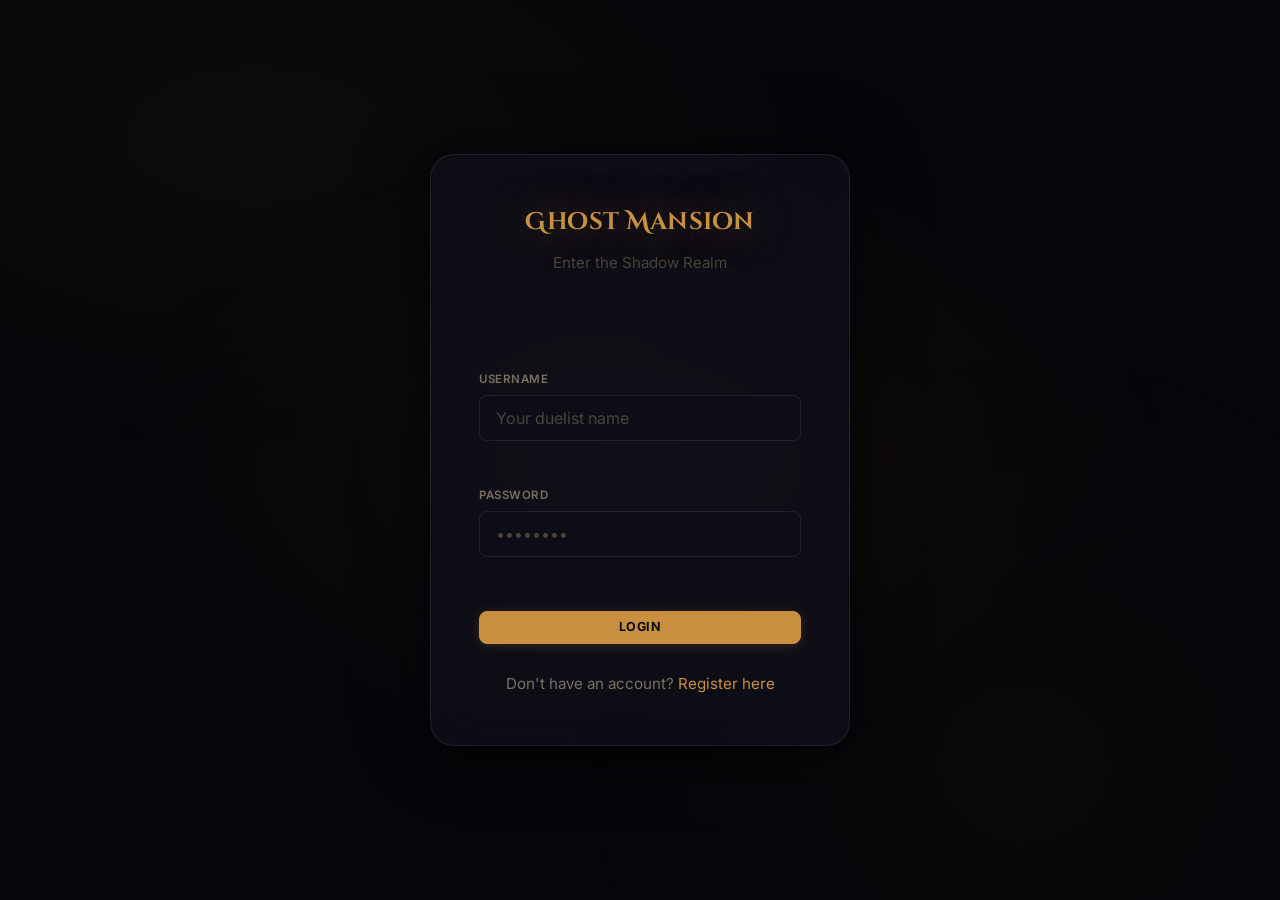
<file: deck-editor.html>
<!DOCTYPE html>
<html lang="en">
<head>
  <meta charset="UTF-8">
  <meta name="viewport" content="width=device-width, initial-scale=1.0">
  <title>Deck Editor – Ghost Mansion</title>
  <link rel="stylesheet" href="css/main.css">
  <style>
    /* ── Search panel (right column) ─────────────────────────── */
    .search-panel {
      background: var(--surface-glass);
      border: 1px solid var(--border);
      border-radius: var(--radius-lg);
      backdrop-filter: blur(16px);
      -webkit-backdrop-filter: blur(16px);
      display: flex;
      flex-direction: column;
      position: sticky;
      top: 90px;
      max-height: calc(100vh - 120px);
      overflow: hidden;
      box-shadow: var(--shadow);
    }

    /* Source tabs */
    .sp-tabs {
      display: flex;
      border-bottom: 1px solid var(--border);
      padding: 0.3rem 0.3rem 0;
      gap: 0.2rem;
      flex-shrink: 0;
    }
    .sp-tab {
      flex: 1;
      padding: 0.5rem;
      font-size: 0.72rem;
      font-weight: 600;
      font-family: 'Inter', system-ui, sans-serif;
      border: none;
      background: none;
      color: var(--text-dim);
      cursor: pointer;
      border-bottom: 2px solid transparent;
      transition: all var(--transition-base);
      border-radius: var(--radius) var(--radius) 0 0;
      text-transform: uppercase;
      letter-spacing: 0.06em;
    }
    .sp-tab:hover { color: var(--text); }
    .sp-tab.active { color: var(--gold); border-bottom-color: var(--gold); }

    /* Search input area */
    .sp-search-area {
      padding: 0.75rem;
      border-bottom: 1px solid var(--border);
      flex-shrink: 0;
      display: flex;
      flex-direction: column;
      gap: 0.5rem;
    }
    .sp-input-row { display: flex; gap: 0.4rem; }
    .sp-input-row .form-input { flex: 1; }

    /* Advanced filter toggle */
    .sp-adv-toggle {
      display: inline-flex;
      align-items: center;
      gap: 0.3rem;
      font-size: 0.68rem;
      font-family: 'Inter', system-ui, sans-serif;
      color: var(--text-muted);
      background: none;
      border: none;
      cursor: pointer;
      padding: 0;
      transition: color var(--transition-fast);
    }
    .sp-adv-toggle:hover { color: var(--text-dim); }
    .sp-adv-toggle .arr { display: inline-block; transition: transform var(--transition-base); }
    .sp-adv-toggle.open .arr { transform: rotate(180deg); }

    .sp-adv-filters {
      max-height: 0;
      overflow: hidden;
      transition: max-height 0.3s ease;
    }
    .sp-adv-filters.open { max-height: 240px; }
    .sp-adv-grid {
      display: grid;
      grid-template-columns: 1fr 1fr;
      gap: 0.4rem;
      padding-top: 0.5rem;
    }
    .sp-adv-grid .form-group { margin-bottom: 0; }
    .sp-adv-grid .form-label { font-size: 0.6rem; }
    .sp-adv-grid .form-input,
    .sp-adv-grid .form-select { font-size: 0.82rem; padding: 0.35rem 0.6rem; }
    .sp-adv-grid .full { grid-column: 1 / -1; }

    /* Results list */
    .sp-results {
      flex: 1;
      overflow-y: auto;
      padding: 0.5rem 0.75rem;
      display: flex;
      flex-direction: column;
      gap: 0.35rem;
    }
    .sp-result-item {
      display: flex;
      align-items: center;
      gap: 0.6rem;
      padding: 0.4rem 0.5rem;
      border-radius: var(--radius);
      border: 1px solid transparent;
      background: rgba(14,14,24,0.5);
      transition: all var(--transition-fast);
    }
    .sp-result-item:hover { border-color: var(--border); background: var(--surface2); }
    .sp-result-img {
      width: 40px;
      flex-shrink: 0;
      aspect-ratio: 421/614;
      object-fit: cover;
      border-radius: 3px;
    }
    .sp-result-placeholder {
      width: 40px;
      flex-shrink: 0;
      aspect-ratio: 421/614;
      background: var(--bg3);
      border-radius: 3px;
      display: flex;
      align-items: center;
      justify-content: center;
      font-size: 1rem;
      color: var(--text-muted);
    }
    .sp-result-info { flex: 1; min-width: 0; }
    .sp-result-name {
      font-size: 0.75rem;
      font-weight: 600;
      color: var(--text-strong);
      white-space: nowrap;
      overflow: hidden;
      text-overflow: ellipsis;
    }
    .sp-result-sub { font-size: 0.67rem; color: var(--text-dim); }
    .sp-add-btn {
      width: 26px; height: 26px;
      flex-shrink: 0;
      border-radius: 50%;
      border: 1px solid var(--gold-dim);
      background: transparent;
      color: var(--gold);
      font-size: 1rem;
      cursor: pointer;
      display: flex; align-items: center; justify-content: center;
      transition: all var(--transition-fast);
    }
    .sp-add-btn:hover:not(:disabled) { background: var(--gold); color: #000; border-color: var(--gold); }
    .sp-add-btn:disabled { opacity: 0.3; cursor: not-allowed; }

    /* YDK import collapsible */
    .sp-ydk-section {
      border-top: 1px solid var(--border);
      flex-shrink: 0;
    }
    .sp-ydk-toggle {
      display: flex;
      align-items: center;
      justify-content: space-between;
      width: 100%;
      padding: 0.6rem 0.75rem;
      font-size: 0.72rem;
      font-weight: 600;
      font-family: 'Inter', system-ui, sans-serif;
      color: var(--text-dim);
      background: none;
      border: none;
      cursor: pointer;
      transition: color var(--transition-fast);
    }
    .sp-ydk-toggle:hover { color: var(--text); }
    .sp-ydk-body {
      max-height: 0;
      overflow: hidden;
      transition: max-height 0.3s ease;
    }
    .sp-ydk-body.open { max-height: 300px; overflow-y: auto; }
    .sp-ydk-inner { padding: 0 0.75rem 0.75rem; display: flex; flex-direction: column; gap: 0.5rem; }
    .sp-ydk-inner .form-group { margin-bottom: 0; }
    .sp-ydk-inner .form-label { font-size: 0.6rem; }

    /* ── Deck stats ───────────────────────────────────────────── */
    .deck-stats { display: flex; gap: 1.25rem; flex-wrap: wrap; margin-bottom: 1.25rem; }
    .deck-stat {
      text-align: center;
      padding: 0.85rem 1.25rem;
      background: var(--surface-glass);
      border-radius: var(--radius);
      border: 1px solid var(--border);
      backdrop-filter: blur(8px);
      min-width: 90px;
      transition: all var(--transition-fast);
    }
    .deck-stat:hover { border-color: var(--gold-dim); box-shadow: 0 0 20px rgba(200,144,64,0.06); }
    .deck-stat-num {
      font-family: 'Cinzel Decorative', serif;
      font-size: 1.5rem;
      color: var(--gold);
      text-shadow: 0 0 20px rgba(200,144,64,0.2);
    }
    .deck-stat-label {
      font-size: 0.68rem;
      color: var(--text-dim);
      text-transform: uppercase;
      letter-spacing: 0.08em;
      margin-top: 0.2rem;
    }
  
    /* ── YDK Export ───────────────────────────────────────────── */
    .sp-export-section {
      border-top: 1px solid var(--border);
      flex-shrink: 0;
    }
    .sp-export-toggle {
      display: flex;
      align-items: center;
      justify-content: space-between;
      width: 100%;
      padding: 0.6rem 0.75rem;
      font-size: 0.72rem;
      font-weight: 600;
      font-family: 'Inter', system-ui, sans-serif;
      color: var(--text-dim);
      background: none;
      border: none;
      cursor: pointer;
      transition: color var(--transition-fast);
    }
    .sp-export-toggle:hover { color: var(--text); }
    .sp-export-body {
      max-height: 0;
      overflow: hidden;
      transition: max-height 0.3s ease;
    }
    .sp-export-body.open { max-height: 400px; }
    .sp-export-inner {
      padding: 0 0.75rem 0.75rem;
      display: flex;
      flex-direction: column;
      gap: 0.5rem;
    }
    .sp-export-inner .form-group { margin-bottom: 0; }
    .sp-export-inner .form-label { font-size: 0.6rem; }
    .ydk-textarea {
      background: rgba(14, 14, 24, 0.9);
      border: 1px solid var(--border);
      border-radius: var(--radius);
      color: var(--text-dim);
      font-family: 'JetBrains Mono', 'Fira Code', 'Consolas', monospace;
      font-size: 0.72rem;
      padding: 0.6rem;
      width: 100%;
      resize: vertical;
      min-height: 80px;
      max-height: 200px;
    }
    .ydk-textarea:focus { outline: none; border-color: var(--gold-dim); }
    .export-btn-row { display: flex; gap: 0.4rem; }

  
    /* ── Deck slot image wrap for click-to-open ─────────────────── */
    .deck-slot-img-wrap {
      cursor: pointer;
      transition: all var(--transition-fast);
      border-radius: var(--radius);
      overflow: hidden;
    }
    .deck-slot-img-wrap:hover {
      box-shadow: 0 4px 16px rgba(0, 0, 0, 0.5);
    }
    .deck-slot-img-wrap img {
      transition: transform var(--transition-base);
    }
    .deck-slot-img-wrap:hover img {
      transform: scale(1.03);
    }

  </style>
</head>
<body>
<div class="page-wrapper">
  <div id="navbar"></div>
  <main>
    <div style="margin-bottom:1rem">
      <a href="decks.html" class="btn btn-ghost btn-sm">← Back to Decks</a>
    </div>

    <div id="alert"        class="alert alert-error"></div>
    <div id="successAlert" class="alert alert-success"></div>
    <div id="warningAlert" class="alert alert-info"></div>

    <div id="loading" class="loading-center"><div class="spinner"></div></div>

    <div id="editorWrap" class="hidden">
      <div class="page-header">
        <div id="deckTitleArea"><!-- filled by JS --></div>
        <div id="saveArea" class="hidden">
          <button class="btn btn-primary" id="saveDeckBtn">Save Deck</button>
        </div>
      </div>

      <!-- Stats row -->
      <div class="deck-stats">
        <div class="deck-stat">
          <div class="deck-stat-num" id="totalCount">0</div>
          <div class="deck-stat-label">Total</div>
        </div>
        <div class="deck-stat">
          <div class="deck-stat-num" id="mainCountNum">0</div>
          <div class="deck-stat-label">Main</div>
        </div>
        <div class="deck-stat">
          <div class="deck-stat-num" id="extraCountNum">0</div>
          <div class="deck-stat-label">Extra</div>
        </div>
      </div>

      <div class="deck-editor">
        <!-- Deck canvas with Main + Extra sections -->
        <div class="deck-canvas">

          <!-- Main Deck -->
          <div class="deck-section" id="mainDeckSection">
            <div class="deck-section-header">
              <div class="deck-section-title">
                Main Deck
                <span class="deck-section-count" id="mainDeckCount">0 cards</span>
              </div>
              <button class="deck-sort-btn" id="sortMainBtn">Sort</button>
            </div>
            <div id="mainDeckGrid" class="deck-card-grid">
              <div class="empty-state" style="grid-column:1/-1">
                <div class="empty-icon">🂠</div>
                <p>No cards yet. Search and add cards from the panel →</p>
              </div>
            </div>
          </div>

          <!-- Extra Deck -->
          <div class="deck-section" id="extraDeckSection">
            <div class="deck-section-header">
              <div class="deck-section-title">
                Extra Deck
                <span class="deck-section-count" id="extraDeckCount">0 cards</span>
              </div>
              <button class="deck-sort-btn" id="sortExtraBtn">Sort</button>
            </div>
            <div id="extraDeckGrid" class="deck-card-grid">
              <div class="empty-state" style="grid-column:1/-1">
                <div class="empty-icon">🃏</div>
                <p>No extra deck monsters yet.</p>
              </div>
            </div>
          </div>
        </div>

        <!-- Search panel -->
        <div class="search-panel" id="editorSidebar">

          <!-- Source tabs -->
          <div class="sp-tabs">
            <button class="sp-tab active" data-stab="ygopro">Official</button>
            <button class="sp-tab" data-stab="local">Custom</button>
          </div>

          <!-- Search input + advanced filters -->
          <div class="sp-search-area">
            <div class="sp-input-row">
              <input class="form-input" id="spSearchInput" placeholder="Search by name…" autocomplete="off">
              <button class="btn btn-primary btn-sm" id="spSearchBtn">Go</button>
            </div>

            <button class="sp-adv-toggle" id="spAdvToggle">
              <span class="arr">▾</span> Advanced filters
            </button>

            <div class="sp-adv-filters" id="spAdvFilters">
              <div class="sp-adv-grid">
                <div class="form-group full">
                  <label class="form-label">Type</label>
                  <select class="form-select" id="spType"></select>
                </div>
                <div class="form-group">
                  <label class="form-label">Attribute</label>
                  <select class="form-select" id="spAttr"><option value="">Any</option></select>
                </div>
                <div class="form-group">
                  <label class="form-label">Level</label>
                  <select class="form-select" id="spLevel"><option value="">Any</option></select>
                </div>
                <div class="form-group">
                  <label class="form-label">ATK</label>
                  <input class="form-input" id="spAtk" type="number" min="0" placeholder="e.g. 2500">
                </div>
                <div class="form-group">
                  <label class="form-label">DEF</label>
                  <input class="form-input" id="spDef" type="number" min="0" placeholder="e.g. 2000">
                </div>
              </div>
            </div>
          </div>

          <!-- Results -->
          <div class="sp-results" id="spResults">
            <div style="padding:2rem;text-align:center;font-size:0.82rem;color:var(--text-muted)">
              Search for a card above
            </div>
          </div>

          <!-- YDK import collapsible -->
          <div class="sp-ydk-section" id="ydkArea">
            <button class="sp-ydk-toggle" id="ydkToggle">
              <span>YDK / ID Import</span>
              <span id="ydkArrow">▾</span>
            </button>
            <div class="sp-ydk-body" id="ydkBody">
              <div class="sp-ydk-inner">
                <div class="form-group">
                  <label class="form-label">Custom Card IDs (one per line)</label>
                  <textarea class="form-textarea" id="ydkCustom" rows="3" placeholder="101&#10;102&#10;…"></textarea>
                </div>
                <div class="form-group">
                  <label class="form-label">Official Card IDs (one per line)</label>
                  <textarea class="form-textarea" id="ydkYgopro" rows="3" placeholder="89631139&#10;46986414&#10;…"></textarea>
                </div>
                <button class="btn btn-secondary btn-sm" id="importYdkBtn">Import Cards</button>
              </div>
            </div>
          </div>


          <!-- YDK Export (Official) collapsible -->
          <div class="sp-export-section" id="ydkExportArea">
            <button class="sp-export-toggle" id="ydkExportToggle">
              <span>YDK Export (Official)</span>
              <span id="ydkExportArrow">▾</span>
            </button>
            <div class="sp-export-body" id="ydkExportBody">
              <div class="sp-export-inner">
                <div class="form-group">
                  <label class="form-label">YDK Content — Official cards only</label>
                  <textarea class="ydk-textarea" id="ydkExportOutput" rows="6" readonly placeholder="Click Generate to export official card IDs…"></textarea>
                </div>
                <div class="export-btn-row">
                  <button class="btn btn-secondary btn-sm" id="generateYdkBtn">Generate YDK</button>
                  <button class="btn btn-ghost btn-sm" id="copyYdkBtn">Copy</button>
                  <button class="btn btn-ghost btn-sm" id="downloadYdkBtn">Download</button>
                </div>
              </div>
            </div>
          </div>

          <!-- YDK Export (Custom) collapsible -->
          <div class="sp-export-section" id="ydkExportCustomArea">
            <button class="sp-export-toggle" id="ydkExportCustomToggle">
              <span>YDK Export (Custom)</span>
              <span id="ydkExportCustomArrow">▾</span>
            </button>
            <div class="sp-export-body" id="ydkExportCustomBody">
              <div class="sp-export-inner">
                <div class="form-group">
                  <label class="form-label">Custom card IDs only</label>
                  <textarea class="ydk-textarea" id="ydkExportCustomOutput" rows="6" readonly placeholder="Click Generate to export custom card IDs…"></textarea>
                </div>
                <div class="export-btn-row">
                  <button class="btn btn-secondary btn-sm" id="generateYdkCustomBtn">Generate</button>
                  <button class="btn btn-ghost btn-sm" id="copyYdkCustomBtn">Copy</button>
                  <button class="btn btn-ghost btn-sm" id="downloadYdkCustomBtn">Download</button>
                </div>
              </div>
            </div>
          </div>

        </div><!-- /search-panel -->
      </div><!-- /deck-editor -->
    </div><!-- /editorWrap -->
  </main>
  <div id="footer"></div>
</div>
<script src="js/app.js"></script>
<script>
renderNavbar();
renderFooter();

// ── State ─────────────────────────────────────────────────────────────────────
const deckId  = getParam('id');
const isNew   = !deckId;
let deck = null, deckName = '', canEdit = false;
let cardCounts = {}, cardData = {};
let activeTab     = 'ygopro';
let sortMainAsc   = true;
let sortExtraAsc  = true;

const loading    = document.getElementById('loading');
const editorWrap = document.getElementById('editorWrap');
const alertEl    = document.getElementById('alert');
const successEl  = document.getElementById('successAlert');
const warnEl     = document.getElementById('warningAlert');

// ── Extra deck detection ──────────────────────────────────────────────────────
const EXTRA_DECK_TYPES = [
  'Fusion Monster','Pendulum Effect Fusion Monster',
  'Synchro Monster','Synchro Tuner Monster','Synchro Pendulum Effect Monster',
  'XYZ Monster','XYZ Pendulum Effect Monster',
  'Link Monster',
];
function isExtraDeckMonster(card) { return EXTRA_DECK_TYPES.includes(card?.type ?? ''); }

// ── Init ──────────────────────────────────────────────────────────────────────
init();

async function init() {
  if (isNew) {
    if (!requireAuth()) return;
    canEdit = true; deckName = 'New Deck';
    loading.classList.add('hidden');
    renderEditor();
    return;
  }
  try {
    deck = await apiFetch(`/decks/${deckId}`);
    deckName = deck.name ?? '';
    const uid = Auth.getUserId();
    canEdit = Auth.isAdmin() || (uid && deck.ownerId === uid) || !deck.ownerId;
    await loadDeckCards();
  } catch(e) {
    showAlert(alertEl, e.message || 'Failed to load deck.');
  } finally {
    loading.classList.add('hidden');
    renderEditor();
  }
}

async function loadDeckCards() {
  cardCounts = {}; cardData = {};
  const promises = [];
  for (const rawId of (deck.localcards ?? [])) {
    const key = `local:${rawId}`;
    cardCounts[key] = (cardCounts[key] ?? 0) + 1;
    if (!cardData[key]) promises.push(apiFetch(`/cards/${rawId}`).then(c => { cardData[key]=c; }).catch(()=>{}));
  }
  for (const rawId of (deck.ygoprocards ?? [])) {
    const key = `ygo:${rawId}`;
    cardCounts[key] = (cardCounts[key] ?? 0) + 1;
    if (!cardData[key]) promises.push(
      fetch(`${YGOPRO_BASE}?id=${encodeURIComponent(rawId)}`).then(r=>r.json())
        .then(j=>{ if(j.data?.[0]) cardData[key]=normalizeYgoproCard(j.data[0]); }).catch(()=>{})
    );
  }
  await Promise.all(promises);
}

// ── Render editor shell ───────────────────────────────────────────────────────
function renderEditor() {
  editorWrap.classList.remove('hidden');
  const titleArea = document.getElementById('deckTitleArea');
  const saveArea  = document.getElementById('saveArea');

  if (canEdit) {
    titleArea.innerHTML = `
      <div>
        <div class="page-title" style="font-size:1rem;margin-bottom:0.35rem">Deck Name</div>
        <input class="form-input" id="deckNameInput" value="${escHtml(deckName)}" style="font-size:1.05rem;max-width:320px">
        ${deck?.ownerUsername ? `<div class="page-subtitle">by <a href="profile.html?id=${deck.ownerId}">${escHtml(deck.ownerUsername)}</a></div>` : ''}
      </div>`;
    saveArea.classList.remove('hidden');
    document.getElementById('saveDeckBtn').addEventListener('click', saveDeck);
  } else {
    titleArea.innerHTML = `
      <div>
        <div class="page-title">${escHtml(deckName)}</div>
        ${deck?.ownerUsername ? `<div class="page-subtitle">by <a href="profile.html?id=${deck.ownerId}">${escHtml(deck.ownerUsername)}</a></div>` : ''}
      </div>`;
    document.getElementById('editorSidebar').style.display = 'none';
    document.getElementById('ydkArea').style.display = 'none';
    document.getElementById('ydkExportArea').style.display = 'none';
    document.getElementById('ydkExportCustomArea').style.display = 'none';
  }

  setupSidebar();
  renderDeckSections();
  updateStats();

  // Sort buttons
  document.getElementById('sortMainBtn')?.addEventListener('click', () => {
    sortMainAsc = !sortMainAsc;
    const btn = document.getElementById('sortMainBtn');
    btn.textContent = `Sort ${sortMainAsc ? '' : ''}`;
    btn.classList.toggle('active', !sortMainAsc);
    renderDeckSections();
  });
  document.getElementById('sortExtraBtn')?.addEventListener('click', () => {
    sortExtraAsc = !sortExtraAsc;
    const btn = document.getElementById('sortExtraBtn');
    btn.textContent = `⇅ Sort ${sortExtraAsc ? 'A–Z' : 'Z–A'}`;
    btn.classList.toggle('active', !sortExtraAsc);
    renderDeckSections();
  });
}

// ── Deck canvas ───────────────────────────────────────────────────────────────
function getSortedKeys(keys, asc, isExtra) {
  return [...keys].sort((a, b) => {
    const cardA = cardData[a];
    const cardB = cardData[b];
    const typeA = cardA?.type ?? '';
    const typeB = cardB?.type ?? '';
    const typeIdxA = getTypeSortIndex(typeA, isExtra);
    const typeIdxB = getTypeSortIndex(typeB, isExtra);
    if (typeIdxA !== typeIdxB) return asc ? typeIdxA - typeIdxB : typeIdxB - typeIdxA;
    const na = (cardA?.name ?? a).toLowerCase();
    const nb = (cardB?.name ?? b).toLowerCase();
    return asc ? na.localeCompare(nb) : nb.localeCompare(na);
  });
}

function renderDeckSections() {
  const mainKeys = [], extraKeys = [];
  for (const key of Object.keys(cardCounts)) {
    (isExtraDeckMonster(cardData[key]) ? extraKeys : mainKeys).push(key);
  }

  // Main deck - two-phase sort: type then name
  const mainGrid = document.getElementById('mainDeckGrid');
  const sortedMain = getSortedKeys(mainKeys, sortMainAsc, false);
  const mainExpanded = expandKeys(sortedMain);
  if (!mainExpanded.length) {
    mainGrid.innerHTML = `<div class="empty-state" style="grid-column:1/-1"><div class="empty-icon">🂠</div><p>No cards yet.</p></div>`;
  } else {
    mainGrid.innerHTML = mainExpanded.map((k, i) => renderDeckSlot(k, false, i)).join('');
  }
  document.getElementById('mainDeckCount').textContent =
    `${mainExpanded.length} cards`;

  // Extra deck - two-phase sort: type then name
  const extraGrid = document.getElementById('extraDeckGrid');
  const sortedExtra = getSortedKeys(extraKeys, sortExtraAsc, true);
  const extraExpanded = expandKeys(sortedExtra);
  if (!extraExpanded.length) {
    extraGrid.innerHTML = `<div class="empty-state" style="grid-column:1/-1"><div class="empty-icon">🃏</div><p>No extra deck monsters yet.</p></div>`;
  } else {
    extraGrid.innerHTML = extraExpanded.map((k, i) => renderDeckSlot(k, true, i)).join('');
  }
  document.getElementById('extraDeckCount').textContent =
    `${extraExpanded.length} cards`;
}

function expandKeys(keys) {
  const result = [];
  for (const key of keys) {
    const count = cardCounts[key] ?? 0;
    for (let i = 0; i < count; i++) result.push(key);
  }
  return result;
}

function renderDeckSlot(key, isExtra, index) {
  const c     = cardData[key];
  const img   = c?.imageUrl ?? null;
  const name  = c?.name ?? key;
  const type  = key.startsWith('ygo:') ? 'ygopro' : 'local';
  const rawId = key.split(':')[1];
  const link  = `card-detail.html?id=${encodeURIComponent(rawId)}&type=${type}`;

  return `
    <div class="deck-slot${isExtra ? ' extra-deck' : ''}" data-key="${escHtml(key)}" data-index="${index}"
         style="cursor:pointer" onclick="window.location='${link}'">
      <div class="deck-slot-img-wrap">
        ${img
          ? `<img src="${escHtml(img)}" alt="${escHtml(name)}" title="${escHtml(name)}">`
          : `<div style="width:100%;aspect-ratio:421/614;background:var(--bg3);display:flex;align-items:center;justify-content:center;font-size:2rem;color:var(--text-muted);cursor:pointer">🂠</div>`}
      </div>
      ${canEdit ? `
        <div class="deck-slot-controls">
          <button onclick="event.stopPropagation(); changeCount('${escHtml(key)}',-1)" title="Remove one">−</button>
          <button onclick="event.stopPropagation(); changeCount('${escHtml(key)}',+1)" title="Add one">+</button>
        </div>` : ''}
    </div>`;
}

function changeCount(key, delta) {
  const cur  = cardCounts[key] ?? 0;
  const next = cur + delta;
  if (next <= 0) { delete cardCounts[key]; delete cardData[key]; }
  else if (next > 3) {
    showAlert(warnEl, 'Maximum 3 copies of a card allowed.', 'info');
    setTimeout(() => warnEl.classList.remove('show'), 2500);
    return;
  } else { cardCounts[key] = next; }
  renderDeckSections();
  updateStats();
}

function updateStats() {
  let total=0, mainT=0, extraT=0;
  for (const [k,v] of Object.entries(cardCounts)) {
    total += v;
    (isExtraDeckMonster(cardData[k]) ? extraT : mainT) && (extraT += v) || (mainT += v);
  }
  // recalc cleanly
  mainT = 0; extraT = 0;
  for (const [k,v] of Object.entries(cardCounts)) {
    if (isExtraDeckMonster(cardData[k])) extraT += v; else mainT += v;
  }
  document.getElementById('totalCount').textContent   = total;
  document.getElementById('mainCountNum').textContent  = mainT;
  document.getElementById('extraCountNum').textContent = extraT;
}

// ── Save ──────────────────────────────────────────────────────────────────────
async function saveDeck() {
  const name = document.getElementById('deckNameInput')?.value.trim() || deckName;
  if (!name) { showAlert(alertEl, 'Please enter a deck name.'); return; }

  // ── Deck size validation (warn but allow save) ───────────────────────────
  let mainTotal = 0, extraTotal = 0;
  for (const [key, cnt] of Object.entries(cardCounts)) {
    if (isExtraDeckMonster(cardData[key])) extraTotal += cnt;
    else mainTotal += cnt;
  }

  const warnings = [];
  if (mainTotal < 40) {
    warnings.push(`Main Deck has ${mainTotal} cards — minimum is 40 for tournament play.`);
  } else if (mainTotal > 60) {
    warnings.push(`Main Deck has ${mainTotal} cards — maximum is 60 for tournament play.`);
  }
  if (extraTotal > 15) {
    warnings.push(`Extra Deck has ${extraTotal} cards — maximum is 15 for tournament play.`);
  }

  if (warnings.length > 0) {
    showAlert(warnEl, warnings.join(' '), 'info');
  } else {
    hideAlert(warnEl);
  }
  // ────────────────────────────────────────────────────────────────────────

  const ygoprocards = [], localcards = [];
  for (const [key, cnt] of Object.entries(cardCounts)) {
    const rawId = key.split(':')[1];
    for (let i=0; i<cnt; i++) (key.startsWith('ygo:') ? ygoprocards : localcards).push(rawId);
  }
  const btn = document.getElementById('saveDeckBtn');
  setLoading(btn, true, 'Saving…'); hideAlert(alertEl);
  try {
    let saved;
    if (isNew) {
      saved = await apiFetch('/decks', { method:'POST', body:JSON.stringify({name, ygoprocards, localcards}) });
      showAlert(successEl, 'Deck created! Redirecting…', 'success');
      setTimeout(() => window.location.href=`deck-editor.html?id=${saved.id}`, 1200);
    } else {
      saved = await apiFetch(`/decks/${deckId}`, { method:'PUT', body:JSON.stringify({name, ygoprocards, localcards}) });
      deck = saved; deckName = saved.name;
      showAlert(successEl, 'Deck saved!', 'success');
    }
  } catch(err) {
    showAlert(alertEl, err.message || 'Failed to save deck.');
  } finally { setLoading(btn, false); }
}

// ── YDK Export ────────────────────────────────────────────────────────────────
function generateYdk() {
  // Official (ygopro) cards only
  const mainIds = [], extraIds = [];
  for (const key of Object.keys(cardCounts)) {
    if (!key.startsWith('ygo:')) continue;
    const rawId = key.split(':')[1];
    const count = cardCounts[key] ?? 0;
    const isExtra = isExtraDeckMonster(cardData[key]);
    for (let i = 0; i < count; i++) {
      if (isExtra) extraIds.push(rawId);
      else mainIds.push(rawId);
    }
  }
  const lines = ['#created by Ghost Mansion'];
  lines.push('#main');
  for (const id of mainIds) lines.push(id);
  lines.push('#extra');
  for (const id of extraIds) lines.push(id);
  lines.push('!side');
  return lines.join('\n');
}

function generateYdkCustom() {
  // Custom (local) cards only
  const mainIds = [], extraIds = [];
  for (const key of Object.keys(cardCounts)) {
    if (!key.startsWith('local:')) continue;
    const rawId = key.split(':')[1];
    const count = cardCounts[key] ?? 0;
    const isExtra = isExtraDeckMonster(cardData[key]);
    for (let i = 0; i < count; i++) {
      if (isExtra) extraIds.push(rawId);
      else mainIds.push(rawId);
    }
  }
  const lines = ['#created by Ghost Mansion (custom cards)'];
  lines.push('#main');
  for (const id of mainIds) lines.push(id);
  lines.push('#extra');
  for (const id of extraIds) lines.push(id);
  lines.push('!side');
  return lines.join('\n');
}

function updateExportButton() {
  const btn = document.getElementById('generateYdkBtn');
  if (btn) btn.textContent = 'Generate YDK';
}

function setupYdkExport() {
  // ── Official export ───────────────────────────────────────────────────────
  const exportToggle = document.getElementById('ydkExportToggle');
  const exportBody   = document.getElementById('ydkExportBody');
  const exportArrow  = document.getElementById('ydkExportArrow');

  exportToggle.addEventListener('click', () => {
    const open = exportBody.classList.toggle('open');
    exportArrow.style.transform = open ? 'rotate(180deg)' : '';
  });

  document.getElementById('generateYdkBtn').addEventListener('click', () => {
    document.getElementById('ydkExportOutput').value = generateYdk();
  });

  document.getElementById('copyYdkBtn').addEventListener('click', () => {
    const el = document.getElementById('ydkExportOutput');
    if (!el.value) { showAlert(warnEl, 'Generate YDK first.', 'info'); return; }
    el.select();
    document.execCommand('copy');
    const btn = document.getElementById('copyYdkBtn');
    const orig = btn.textContent;
    btn.textContent = 'Copied!';
    setTimeout(() => btn.textContent = orig, 1500);
  });

  document.getElementById('downloadYdkBtn').addEventListener('click', () => {
    const ydk = document.getElementById('ydkExportOutput').value;
    if (!ydk) { showAlert(warnEl, 'Generate YDK first.', 'info'); return; }
    downloadText(ydk, getExportFilename('official'));
  });

  // ── Custom export ─────────────────────────────────────────────────────────
  const customToggle = document.getElementById('ydkExportCustomToggle');
  const customBody   = document.getElementById('ydkExportCustomBody');
  const customArrow  = document.getElementById('ydkExportCustomArrow');

  customToggle.addEventListener('click', () => {
    const open = customBody.classList.toggle('open');
    customArrow.style.transform = open ? 'rotate(180deg)' : '';
  });

  document.getElementById('generateYdkCustomBtn').addEventListener('click', () => {
    document.getElementById('ydkExportCustomOutput').value = generateYdkCustom();
  });

  document.getElementById('copyYdkCustomBtn').addEventListener('click', () => {
    const el = document.getElementById('ydkExportCustomOutput');
    if (!el.value) { showAlert(warnEl, 'Generate first.', 'info'); return; }
    el.select();
    document.execCommand('copy');
    const btn = document.getElementById('copyYdkCustomBtn');
    const orig = btn.textContent;
    btn.textContent = 'Copied!';
    setTimeout(() => btn.textContent = orig, 1500);
  });

  document.getElementById('downloadYdkCustomBtn').addEventListener('click', () => {
    const ydk = document.getElementById('ydkExportCustomOutput').value;
    if (!ydk) { showAlert(warnEl, 'Generate first.', 'info'); return; }
    downloadText(ydk, getExportFilename('custom'));
  });
}

function getExportFilename(suffix) {
  const base = (document.getElementById('deckNameInput')?.value.trim() || deckName || 'deck')
    .replace(/[^a-z0-9\-_]/gi, '_');
  return `${base}_${suffix}.ydk`;
}

function downloadText(text, filename) {
  const blob = new Blob([text], { type: 'text/plain' });
  const url  = URL.createObjectURL(blob);
  const a    = document.createElement('a');
  a.href = url;
  a.download = filename;
  document.body.appendChild(a);
  a.click();
  document.body.removeChild(a);
  URL.revokeObjectURL(url);
}

// ── Sidebar setup ─────────────────────────────────────────────────────────────
function setupSidebar() {
  // Source tabs
  document.querySelectorAll('.sp-tab').forEach(btn => {
    btn.addEventListener('click', () => {
      activeTab = btn.dataset.stab;
      document.querySelectorAll('.sp-tab').forEach(b => b.classList.remove('active'));
      btn.classList.add('active');
      clearResults();
    });
  });

  // Advanced filter toggle
  const advToggle  = document.getElementById('spAdvToggle');
  const advFilters = document.getElementById('spAdvFilters');
  advToggle.addEventListener('click', () => {
    const open = advFilters.classList.toggle('open');
    advToggle.classList.toggle('open', open);
  });

  // Build selects
  buildTypeSelect(document.getElementById('spType'), true);
  buildOptions(document.getElementById('spAttr'), ATTRIBUTES, 'Any Attribute');
  buildOptions(document.getElementById('spLevel'), LEVELS, 'Any Level');

  // Search triggers
  document.getElementById('spSearchBtn').addEventListener('click', runSearch);
  document.getElementById('spSearchInput').addEventListener('keydown', e => { if(e.key==='Enter') runSearch(); });

  // YDK toggle
  const ydkToggle = document.getElementById('ydkToggle');
  const ydkBody   = document.getElementById('ydkBody');
  const ydkArrow  = document.getElementById('ydkArrow');
  ydkToggle.addEventListener('click', () => {
    const open = ydkBody.classList.toggle('open');
    ydkArrow.style.transform = open ? 'rotate(180deg)' : '';
  });

  document.getElementById('importYdkBtn').addEventListener('click', importYdk);
  setupYdkExport();
}

function clearResults() {
  document.getElementById('spResults').innerHTML =
    `<div style="padding:2rem;text-align:center;font-size:0.82rem;color:var(--text-muted)">Search for a card above</div>`;
}

// ── Search ────────────────────────────────────────────────────────────────────
async function runSearch() {
  if (!canEdit) return;
  const q    = document.getElementById('spSearchInput').value.trim();
  const list = document.getElementById('spResults');
  const btn  = document.getElementById('spSearchBtn');

  list.innerHTML = `<div class="loading-center" style="padding:1.5rem"><div class="spinner"></div></div>`;
  setLoading(btn, true, '…');

  const type  = document.getElementById('spType').value  || null;
  const attr  = document.getElementById('spAttr').value  || null;
  const level = document.getElementById('spLevel').value || null;
  const atk   = document.getElementById('spAtk').value   || null;
  const def   = document.getElementById('spDef').value   || null;

  try {
    let cards = [];
    if (activeTab === 'ygopro') {
      const p = new URLSearchParams();
      if (q)     p.set('fname', q);
      if (type)  p.set('type', type);
      if (attr)  p.set('attribute', attr);
      if (level) p.set('level', level);
      if (atk)   p.set('atk', atk);
      if (def)   p.set('def', def);
      const res  = await fetch(`${YGOPRO_BASE}?${p.toString()}`);
      if (!res.ok) throw new Error('No results');
      const json = await res.json();
      cards = (json.data ?? []).slice(0, 20).map(normalizeYgoproCard);
    } else {
      const p = new URLSearchParams();
      if (q)     p.set('name', q);
      if (type)  p.set('type', type);
      if (attr)  p.set('attribute', attr);
      if (level) p.set('level', level);
      if (atk)   p.set('atk', atk);
      if (def)   p.set('def', def);
      const all  = await apiFetch('/cards' + (p.toString() ? '?'+p.toString() : ''));
      cards = all.slice(0, 20);
    }
    renderSearchResults(list, cards, activeTab === 'ygopro' ? 'ygo' : 'local');
  } catch {
    list.innerHTML = `<div style="padding:1rem;text-align:center;font-size:0.82rem;color:var(--text-muted)">No results found.</div>`;
  } finally {
    setLoading(btn, false);
  }
}

function renderSearchResults(container, cards, prefix) {
  if (!cards.length) {
    container.innerHTML = `<div style="padding:1rem;text-align:center;font-size:0.82rem;color:var(--text-muted)">No results.</div>`;
    return;
  }
  container.innerHTML = cards.map(c => {
    const key     = `${prefix}:${c.id}`;
    const cur     = cardCounts[key] ?? 0;
    const atMax   = cur >= 3;
    const img     = c.imageUrl;
    const sub     = [c.type, c.race].filter(Boolean).join(' / ');
    const isExtra = isExtraDeckMonster(c);
    const extraBadge = isExtra
      ? `<span class="badge badge-warm" style="font-size:0.55rem;margin-left:0.25rem">EXTRA</span>`
      : '';
    return `
      <div class="sp-result-item">
        ${img
          ? `<img class="sp-result-img" src="${escHtml(img)}" alt="${escHtml(c.name)}">`
          : `<div class="sp-result-placeholder">🂠</div>`}
        <div class="sp-result-info">
          <div class="sp-result-name" title="${escHtml(c.name)}">${escHtml(c.name)}${extraBadge}</div>
          <div class="sp-result-sub">${escHtml(sub)}</div>
        </div>
        <button class="sp-add-btn" ${atMax?'disabled':''} title="${atMax?'Max 3 copies':'Add to deck'}"
                onclick="addCard('${escHtml(key)}',${JSON.stringify(c).replace(/"/g,'&quot;')},this)">
          ${cur > 0 ? `<span style="font-size:0.62rem;font-weight:700">${cur}</span>` : '+'}
        </button>
      </div>`;
  }).join('');
}

function addCard(key, card, btn) {
  if (!canEdit) return;
  const cur = cardCounts[key] ?? 0;
  if (cur >= 3) return;
  cardCounts[key] = cur + 1;
  cardData[key]   = card;
  renderDeckSections();
  updateStats();
  updateExportButton();
  // Update button in-place
  const next = cardCounts[key];
  btn.disabled  = next >= 3;
  btn.title     = next >= 3 ? 'Max 3 copies' : 'Add to deck';
  btn.innerHTML = `<span style="font-size:0.62rem;font-weight:700">${next}</span>`;
}

// ── YDK Import ────────────────────────────────────────────────────────────────
async function importYdk() {
  const customIds = parseYdkLines(document.getElementById('ydkCustom').value);
  const ygoIds    = parseYdkLines(document.getElementById('ydkYgopro').value);
  if (!customIds.length && !ygoIds.length) return;
  const btn = document.getElementById('importYdkBtn');
  setLoading(btn, true, 'Importing…');
  const promises = [];
  for (const id of customIds) {
    const key = `local:${id}`;
    cardCounts[key] = (cardCounts[key]??0)+1;
    if (!cardData[key]) promises.push(apiFetch(`/cards/${id}`).then(c=>{cardData[key]=c;}).catch(()=>{}));
  }
  for (const id of ygoIds) {
    const key = `ygo:${id}`;
    cardCounts[key] = (cardCounts[key]??0)+1;
    if (!cardData[key]) promises.push(
      fetch(`${YGOPRO_BASE}?id=${encodeURIComponent(id)}`).then(r=>r.json())
        .then(j=>{if(j.data?.[0]) cardData[key]=normalizeYgoproCard(j.data[0]);}).catch(()=>{})
    );
  }
  await Promise.all(promises);
  renderDeckSections(); updateStats();
  setLoading(btn, false);
  document.getElementById('ydkCustom').value='';
  document.getElementById('ydkYgopro').value='';
  showAlert(successEl, `Imported ${customIds.length+ygoIds.length} card IDs.`, 'success');
}

function parseYdkLines(text) {
  const lines = text.split('\n');
  const result = [];
  let discard = false;
  for (const line of lines) {
    const trimmed = line.trim();
    if (!trimmed) continue;
    if (trimmed.startsWith('!')) { discard = true; continue; }
    if (discard) continue;
    if (trimmed.startsWith('#')) continue;
    if (/\d/.test(trimmed)) result.push(trimmed);
  }
  return result;
}
</script>
</body>
</html>
</file>
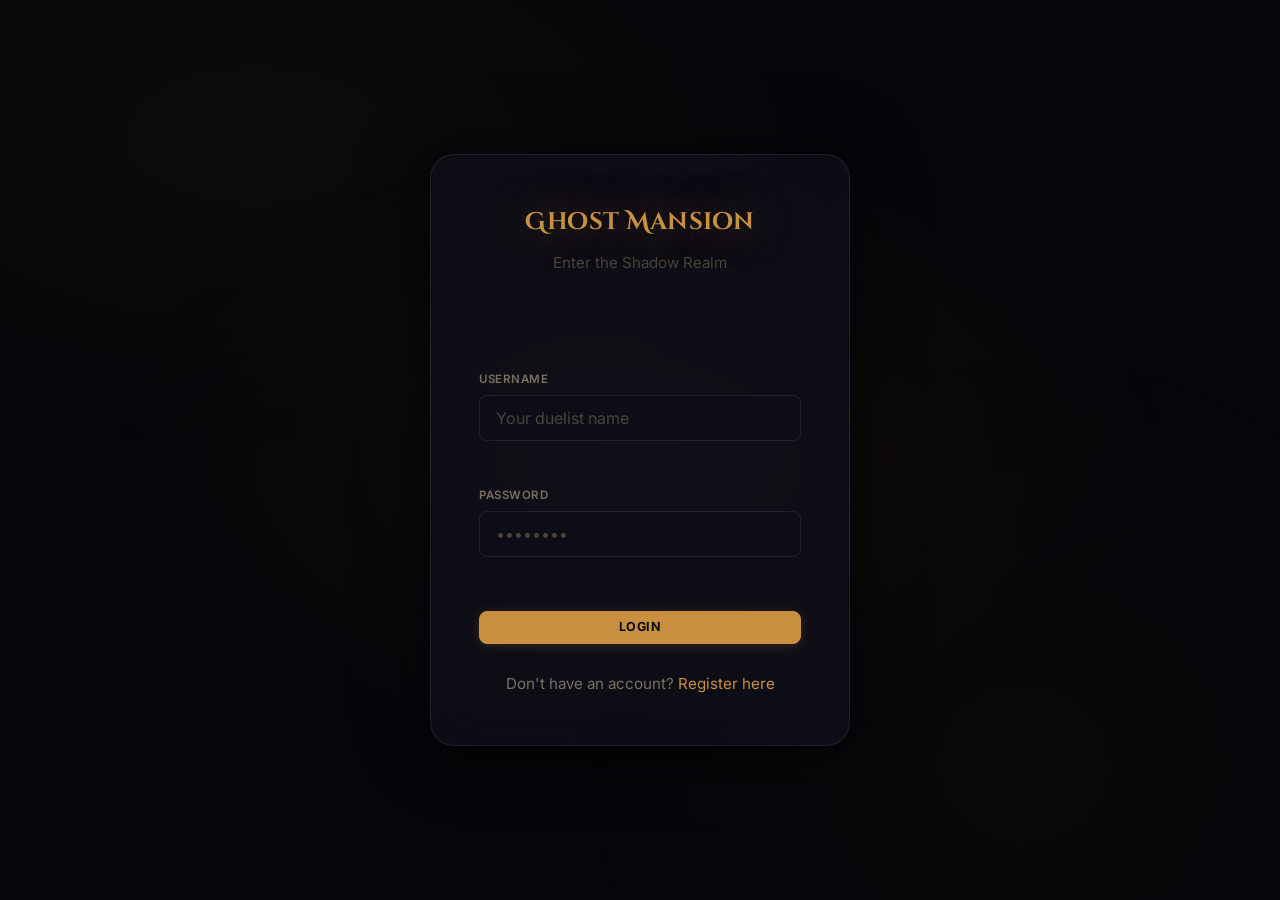
<file: deck-new.html>
<!DOCTYPE html>
<html lang="en">
<head>
  <meta charset="UTF-8">
  <meta name="viewport" content="width=device-width, initial-scale=1.0">
  <title>New Deck – Ghost Mansion</title>
  <link rel="stylesheet" href="css/main.css">
</head>
<body>
<div class="page-wrapper">
  <div id="navbar"></div>
  <main>
    <div style="margin-bottom:1rem"><a href="decks.html" class="btn btn-ghost btn-sm">← Back to Decks</a></div>
    <div class="page-header">
      <div>
        <div class="page-title">New Deck</div>
        <div class="page-subtitle">Give your deck a name to get started</div>
      </div>
    </div>

    <div id="alert" class="alert alert-error"></div>

    <div class="panel" style="max-width:480px">
      <form id="newDeckForm" novalidate>
        <div class="form-group">
          <label class="form-label">Deck Name *</label>
          <input class="form-input" id="deckName" placeholder="e.g. Blue-Eyes Ultimate…" required autofocus>
          <div class="form-error" id="deckNameErr"></div>
        </div>
        <div style="display:flex;gap:0.75rem;margin-top:1rem">
          <button class="btn btn-primary" type="submit" id="submitBtn">Create &amp; Edit Deck</button>
          <a href="decks.html" class="btn btn-ghost">Cancel</a>
        </div>
      </form>
    </div>
  </main>
  <div id="footer"></div>
</div>
<script src="js/app.js"></script>
<script>
if (!requireAuth()) { /* handled */ }
renderNavbar();
renderFooter();

document.getElementById('newDeckForm').addEventListener('submit', async e => {
  e.preventDefault();
  const alertEl = document.getElementById('alert');
  hideAlert(alertEl);
  const name = document.getElementById('deckName').value.trim();
  const nameErr = document.getElementById('deckNameErr');

  if (!name) { nameErr.textContent = 'Deck name is required.'; return; }
  nameErr.textContent = '';

  const btn = document.getElementById('submitBtn');
  setLoading(btn, true, 'Creating…');
  try {
    const deck = await apiFetch('/decks', {
      method: 'POST',
      body: JSON.stringify({ name, ygoprocards: [], localcards: [] })
    });
    window.location.href = `deck-editor.html?id=${deck.id}`;
  } catch(err) {
    showAlert(alertEl, err.message || 'Failed to create deck.');
    setLoading(btn, false);
  }
});
</script>
</body>
</html>
</file>
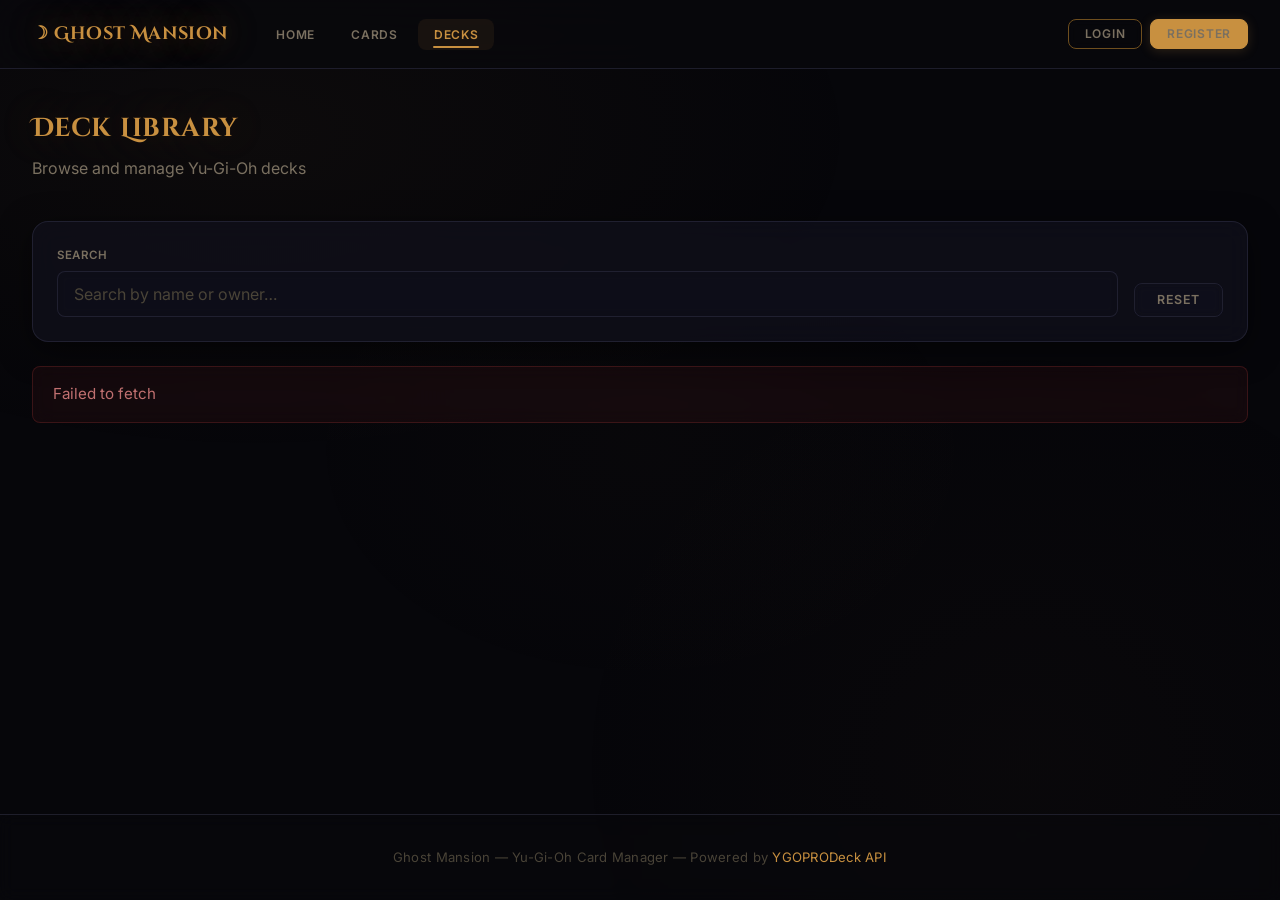
<file: decks.html>
<!DOCTYPE html>
<html lang="en">
<head>
  <meta charset="UTF-8">
  <meta name="viewport" content="width=device-width, initial-scale=1.0">
  <title>Decks – Ghost Mansion</title>
  <link rel="stylesheet" href="css/main.css">
</head>
<body>
<div class="page-wrapper">
  <div id="navbar"></div>
  <main>
    <div class="page-header">
      <div>
        <div class="page-title">Deck Library</div>
        <div class="page-subtitle">Browse and manage Yu-Gi-Oh decks</div>
      </div>
      <div id="addDeckArea" class="hidden">
        <a href="deck-new.html" class="btn btn-primary">+ New Deck</a>
      </div>
    </div>

    <!-- Search & filter -->
    <div class="filter-bar" style="margin-bottom:1.5rem">
      <div class="form-group wide">
        <label class="form-label">Search</label>
        <input class="form-input" id="searchInput" placeholder="Search by name or owner…">
      </div>
      <div id="mineToggleArea" class="hidden">
        <button class="btn btn-ghost" id="toggleMine">Show Only My Decks</button>
      </div>
      <button class="btn btn-ghost" id="resetBtn">Reset</button>
    </div>

    <div id="alert" class="alert alert-error"></div>

    <div id="loading" class="loading-center"><div class="spinner"></div></div>
    <div id="deckGrid" class="deck-list hidden"></div>
    <div id="emptyState" class="empty-state hidden">
      <div class="empty-icon">🃏</div>
      <h3>No decks found</h3>
      <p>Try a different search or create the first deck!</p>
    </div>
  </main>
  <div id="footer"></div>
</div>

<!-- Rename Modal -->
<div class="modal-backdrop" id="renameModal">
  <div class="modal">
    <button class="modal-close" id="closeRename">✕</button>
    <div class="modal-title">Rename Deck</div>
    <div class="form-group">
      <label class="form-label">Deck Name</label>
      <input class="form-input" id="renameInput" placeholder="New name…">
    </div>
    <div style="display:flex;gap:0.75rem;margin-top:1rem">
      <button class="btn btn-primary" id="saveRename">Save</button>
      <button class="btn btn-ghost"   id="cancelRename">Cancel</button>
    </div>
    <div id="renameAlert" class="alert alert-error"></div>
  </div>
</div>

<!-- Delete Modal -->
<div class="modal-backdrop" id="deleteModal">
  <div class="modal">
    <div class="modal-title">Delete Deck</div>
    <p style="color:var(--text-dim);margin-bottom:1.5rem">Are you sure you want to delete this deck?</p>
    <div style="display:flex;gap:0.75rem">
      <button class="btn btn-danger" id="confirmDelete">Delete</button>
      <button class="btn btn-ghost"  id="cancelDelete">Cancel</button>
    </div>
  </div>
</div>

<script src="js/app.js"></script>
<script>
renderNavbar();
renderFooter();

if (Auth.isLoggedIn()) {
  document.getElementById('addDeckArea').classList.remove('hidden');
  document.getElementById('mineToggleArea').classList.remove('hidden');
}

let allDecks = [], filtered = [], showMine = false;
let renameTarget = null, deleteTarget = null;

const searchInput = document.getElementById('searchInput');
const loading   = document.getElementById('loading');
const grid      = document.getElementById('deckGrid');
const emptyEl   = document.getElementById('emptyState');
const alertEl   = document.getElementById('alert');

searchInput.addEventListener('input', applyFilter);
document.getElementById('resetBtn').addEventListener('click', () => { searchInput.value=''; applyFilter(); });
document.getElementById('toggleMine')?.addEventListener('click', () => {
  showMine = !showMine;
  document.getElementById('toggleMine').textContent = showMine ? 'Show All Decks' : 'Show Only My Decks';
  applyFilter();
});

async function loadDecks() {
  try {
    allDecks = await apiFetch('/decks');
    applyFilter();
  } catch(e) {
    showAlert(alertEl, e.message || 'Failed to load decks.');
  } finally {
    loading.classList.add('hidden');
  }
}

function applyFilter() {
  const q   = searchInput.value.trim().toLowerCase();
  const uid = Auth.getUserId();
  filtered  = allDecks.filter(d => {
    if (showMine && uid && d.ownerId !== uid) return false;
    if (q) {
      const inName  = (d.name ?? '').toLowerCase().includes(q);
      const inOwner = (d.ownerUsername ?? '').toLowerCase().includes(q);
      return inName || inOwner;
    }
    return true;
  });
  renderDecks();
}

function renderDecks() {
  grid.classList.remove('hidden');
  if (!filtered.length) {
    grid.innerHTML = '';
    emptyEl.classList.remove('hidden');
    return;
  }
  emptyEl.classList.add('hidden');
  const uid = Auth.getUserId();
  grid.innerHTML = filtered.map(d => {
    const canManage = Auth.isAdmin() || (uid && d.ownerId === uid);
    const cardCount = (d.ygoprocards?.length ?? 0) + (d.localcards?.length ?? 0);
    return `
      <div class="deck-card" style="cursor:default">
        <a href="deck-editor.html?id=${d.id}" class="deck-card-name" style="font-family:'Cinzel',serif;font-size:0.95rem;color:var(--text);display:block;margin-bottom:0.35rem;text-decoration:none;">${escHtml(d.name ?? 'Unnamed Deck')}</a>
        <div class="deck-card-meta">
          ${d.ownerImage ? `<img src="${escHtml(d.ownerImage)}" alt="">` : ''}
          <span>by <a href="profile.html?id=${d.ownerId}">${escHtml(d.ownerUsername ?? 'Unknown')}</a></span>
          <span class="badge badge-dim">${cardCount} cards</span>
        </div>
        ${canManage ? `
          <div class="deck-card-actions">
            <button class="btn btn-ghost btn-sm" onclick="openRename(${d.id}, '${escHtml(d.name ?? '')}')">Rename</button>
            <button class="btn btn-danger btn-sm" onclick="openDelete(${d.id})">Delete</button>
          </div>` : ''}
      </div>`;
  }).join('');
}

// ─── Rename ───────────────────────────────────────────────────────────────────
function openRename(id, currentName) {
  renameTarget = id;
  document.getElementById('renameInput').value = currentName;
  hideAlert(document.getElementById('renameAlert'));
  document.getElementById('renameModal').classList.add('open');
}
document.getElementById('closeRename').addEventListener('click', () => document.getElementById('renameModal').classList.remove('open'));
document.getElementById('cancelRename').addEventListener('click',() => document.getElementById('renameModal').classList.remove('open'));

document.getElementById('saveRename').addEventListener('click', async () => {
  const name = document.getElementById('renameInput').value.trim();
  const renameAlertEl = document.getElementById('renameAlert');
  if (!name) { showAlert(renameAlertEl, 'Name cannot be empty.'); return; }

  const btn = document.getElementById('saveRename');
  setLoading(btn, true, 'Saving…');
  try {
    const deck = allDecks.find(d => d.id === renameTarget);
    await apiFetch(`/decks/${renameTarget}`, {
      method: 'PUT',
      body: JSON.stringify({ ...deck, name })
    });
    const idx = allDecks.findIndex(d => d.id === renameTarget);
    if (idx >= 0) allDecks[idx].name = name;
    document.getElementById('renameModal').classList.remove('open');
    applyFilter();
  } catch(err) {
    showAlert(renameAlertEl, err.message || 'Failed to rename.');
  } finally {
    setLoading(btn, false);
  }
});

// ─── Delete ───────────────────────────────────────────────────────────────────
function openDelete(id) {
  deleteTarget = id;
  document.getElementById('deleteModal').classList.add('open');
}
document.getElementById('cancelDelete').addEventListener('click', () => document.getElementById('deleteModal').classList.remove('open'));
document.getElementById('confirmDelete').addEventListener('click', async () => {
  const btn = document.getElementById('confirmDelete');
  setLoading(btn, true, 'Deleting…');
  try {
    await apiFetch(`/decks/${deleteTarget}`, { method: 'DELETE' });
    allDecks = allDecks.filter(d => d.id !== deleteTarget);
    document.getElementById('deleteModal').classList.remove('open');
    applyFilter();
  } catch(err) {
    showAlert(alertEl, err.message || 'Failed to delete deck.');
    document.getElementById('deleteModal').classList.remove('open');
  } finally {
    setLoading(btn, false);
  }
});

loadDecks();
</script>
</body>
</html>
</file>
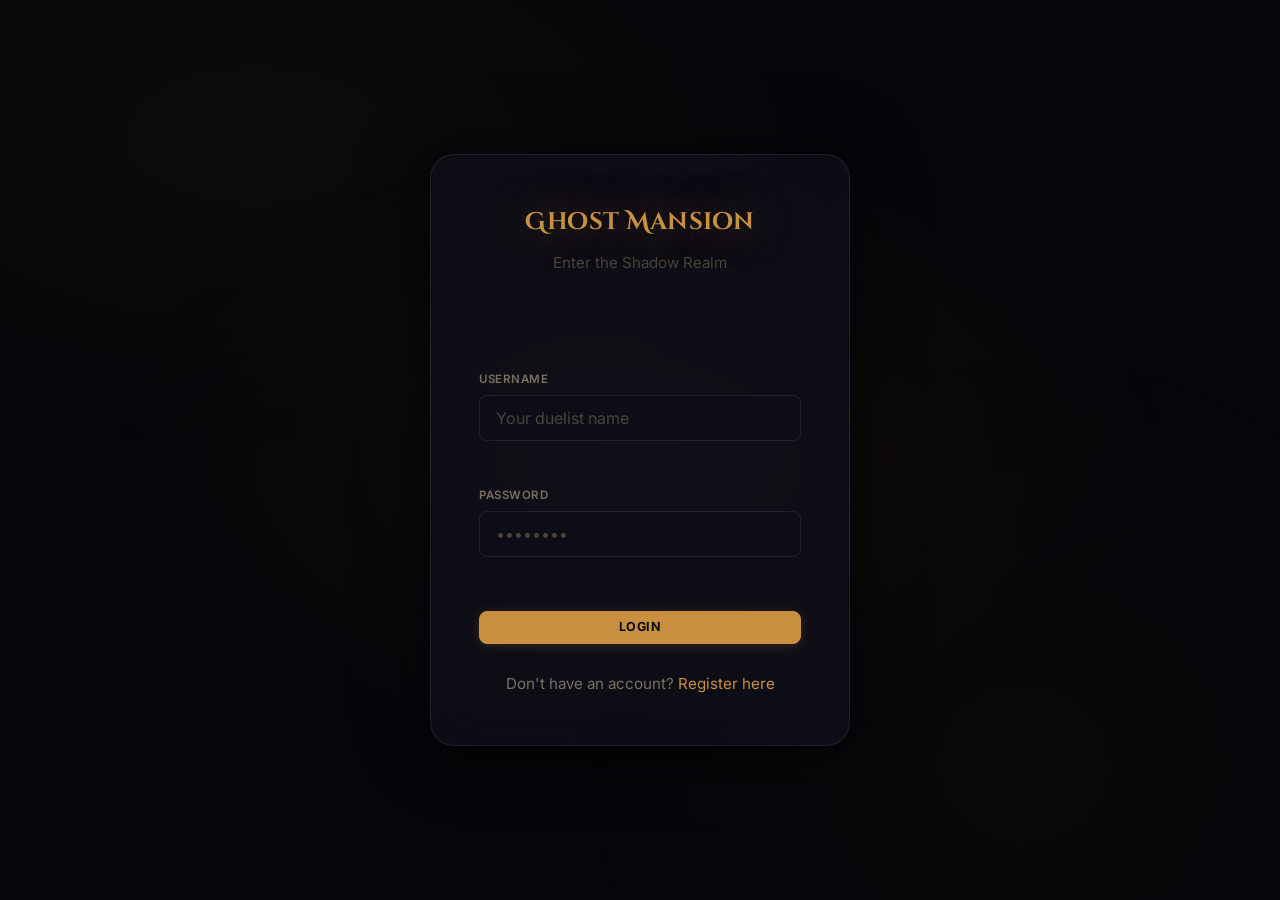
<file: login.html>
<!DOCTYPE html>
<html lang="en">
<head>
  <meta charset="UTF-8">
  <meta name="viewport" content="width=device-width, initial-scale=1.0">
  <title>Login – Ghost Mansion</title>
  <link rel="stylesheet" href="css/main.css">
</head>
<body>
<div class="auth-wrap">
  <div class="auth-box">
    <div class="auth-logo">Ghost Mansion</div>
    <div class="auth-subtitle">Enter the Shadow Realm</div>

    <div id="alert" class="alert alert-error"></div>

    <form id="loginForm" novalidate>
      <div class="form-group">
        <label class="form-label" for="username">Username</label>
        <input class="form-input" id="username" name="username" type="text" placeholder="Your duelist name" autocomplete="username" required>
        <div class="form-error" id="usernameErr"></div>
      </div>
      <div class="form-group">
        <label class="form-label" for="password">Password</label>
        <input class="form-input" id="password" name="password" type="password" placeholder="••••••••" autocomplete="current-password" required>
        <div class="form-error" id="passwordErr"></div>
      </div>
      <button class="btn btn-primary w-full" type="submit" id="submitBtn" style="width:100%;justify-content:center;margin-top:0.5rem">Login</button>
    </form>

    <div class="auth-switch">
      Don't have an account? <a href="register.html">Register here</a>
    </div>
  </div>
</div>
<script src="js/app.js"></script>
<script>
  // Redirect if already logged in
  if (Auth.isLoggedIn()) window.location.href = 'index.html';

  const form     = document.getElementById('loginForm');
  const alertEl  = document.getElementById('alert');
  const submitBtn = document.getElementById('submitBtn');

  function validate() {
    let ok = true;
    const u = document.getElementById('username').value.trim();
    const p = document.getElementById('password').value;
    const uErr = document.getElementById('usernameErr');
    const pErr = document.getElementById('passwordErr');

    if (!u) { uErr.textContent = 'Username is required.'; ok = false; } else uErr.textContent = '';
    if (!p) { pErr.textContent = 'Password is required.'; ok = false; } else pErr.textContent = '';
    return ok;
  }

  form.addEventListener('submit', async e => {
    e.preventDefault();
    hideAlert(alertEl);
    if (!validate()) return;

    setLoading(submitBtn, true, 'Entering…');
    try {
      const data = await apiFetch('/auth/login', {
        method: 'POST',
        body: JSON.stringify({
          username: document.getElementById('username').value.trim(),
          password: document.getElementById('password').value
        })
      });
      Auth.setSession(data.jwt);
      window.location.href = 'index.html';
    } catch(err) {
      showAlert(alertEl, err.message || 'Login failed. Check your credentials.');
    } finally {
      setLoading(submitBtn, false);
    }
  });
</script>
</body>
</html>
</file>
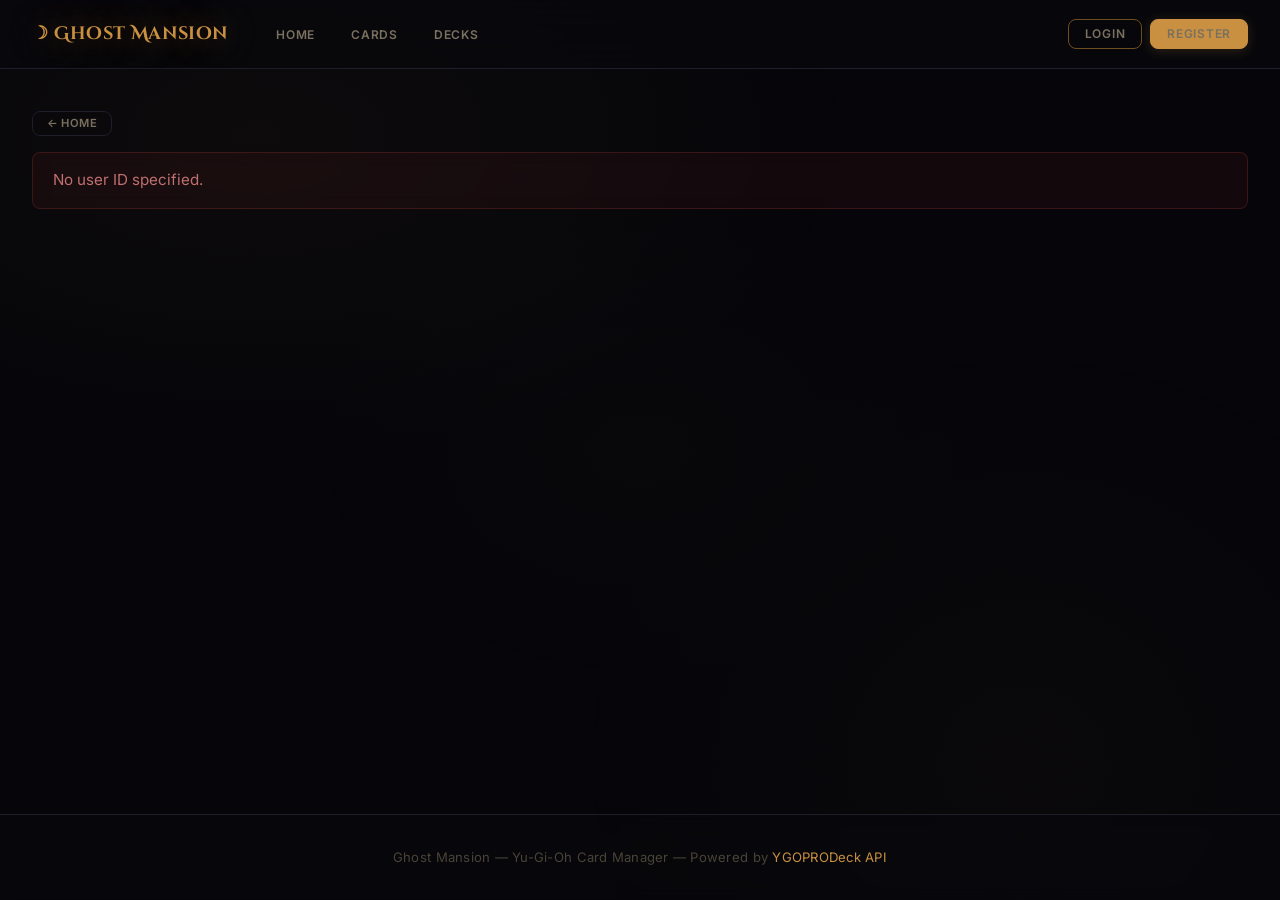
<file: profile.html>
<!DOCTYPE html>
<html lang="en">
<head>
  <meta charset="UTF-8">
  <meta name="viewport" content="width=device-width, initial-scale=1.0">
  <title>Profile – Ghost Mansion</title>
  <link rel="stylesheet" href="css/main.css">
</head>
<body>
<div class="page-wrapper">
  <div id="navbar"></div>
  <main>
    <div style="margin-bottom:1rem"><a href="index.html" class="btn btn-ghost btn-sm">← Home</a></div>

    <div id="alert" class="alert alert-error"></div>
    <div id="successAlert" class="alert alert-success"></div>

    <div id="loading" class="loading-center"><div class="spinner"></div></div>
    <div id="content" class="hidden"></div>
  </main>
  <div id="footer"></div>
</div>

<!-- Edit Profile Modal -->
<div class="modal-backdrop" id="editModal">
  <div class="modal">
    <button class="modal-close" id="closeEdit">✕</button>
    <div class="modal-title">Edit Profile</div>
    <div id="editAlert" class="alert alert-error"></div>
    <form id="editForm">
      <div class="form-group">
        <label class="form-label">Profile Image</label>
        <div id="profileImageMount" class="img-widget avatar"></div>
      </div>
      <div class="form-group">
        <label class="form-label">Description</label>
        <textarea class="form-textarea" id="eDescription" rows="4" placeholder="Tell the community about yourself…"></textarea>
      </div>
      <div style="display:flex;gap:0.75rem;margin-top:1rem">
        <button class="btn btn-primary" type="submit" id="editSaveBtn">Save</button>
        <button class="btn btn-ghost" type="button" id="cancelEdit">Cancel</button>
      </div>
    </form>
  </div>
</div>

<script src="js/app.js"></script>
<script>
renderNavbar();
renderFooter();

const userId  = getParam('id');
const loading = document.getElementById('loading');
const content = document.getElementById('content');
const alertEl = document.getElementById('alert');
const successEl = document.getElementById('successAlert');

let user = null, userCards = [], userDecks = [];

if (!userId) {
  showAlert(alertEl, 'No user ID specified.');
  loading.classList.add('hidden');
} else {
  loadProfile();
}

async function loadProfile() {
  try {
    [user, userCards, userDecks] = await Promise.all([
      apiFetch(`/users/${userId}`),
      apiFetch(`/cards?userId=${userId}`),
      apiFetch(`/decks?userId=${userId}`),
    ]);
    renderProfile();
  } catch(e) {
    if (!Auth.isLoggedIn()) {
      showAlert(alertEl, "You need to login to see other users' profiles.");
    } else {
      showAlert(alertEl, e.message || 'User not found.');
    }
  } finally {
    loading.classList.add('hidden');
    content.classList.remove('hidden');
  }
}

function renderProfile() {
  const myId    = Auth.getUserId();
  const canEdit = Auth.isAdmin() || (myId && Number(myId) === user.id);

  content.innerHTML = `
    <div class="profile-hero">
      ${user.imageUrl
        ? `<img class="profile-avatar" src="${escHtml(user.imageUrl)}" alt="${escHtml(user.username)}">`
        : `<div class="profile-avatar-placeholder">👤</div>`}
      <div class="profile-info">
        <div class="profile-name">${escHtml(user.username)}</div>
        ${user.roles?.includes('ADMIN') ? '<span class="badge badge-admin" style="margin-bottom:0.5rem">Admin</span>' : ''}
        <div class="profile-desc">${escHtml(user.description || 'No description yet.')}</div>
        <div class="stats-row">
          <div class="stat-item"><div class="stat-num">${userCards.length}</div><div class="stat-label">Cards</div></div>
          <div class="stat-item"><div class="stat-num">${userDecks.length}</div><div class="stat-label">Decks</div></div>
        </div>
        ${canEdit ? `<button class="btn btn-secondary btn-sm" id="editProfileBtn" style="margin-top:1rem">Edit Profile</button>` : ''}
      </div>
    </div>

    <div class="profile-tabs">
      <div class="tabs">
        <button class="tab-btn active" data-ptab="cards">Cards <span style="color:var(--text-muted)">(${userCards.length})</span></button>
        <button class="tab-btn" data-ptab="decks">Decks <span style="color:var(--text-muted)">(${userDecks.length})</span></button>
      </div>

      <div id="ptab-cards" class="tab-panel active">
        ${userCards.length
          ? `<div class="card-grid">${userCards.map(c => renderCardItem(c, `card-detail.html?id=${c.id}&type=local`)).join('')}</div>`
          : `<div class="empty-state"><div class="empty-icon">🂠</div><h3>No cards yet</h3></div>`}
      </div>

      <div id="ptab-decks" class="tab-panel">
        ${userDecks.length
          ? `<div class="deck-list">${userDecks.map(d => {
              const cardCount = (d.ygoprocards?.length ?? 0) + (d.localcards?.length ?? 0);
              return `
                <a href="deck-editor.html?id=${d.id}" class="deck-card">
                  <div class="deck-card-name">${escHtml(d.name ?? 'Unnamed Deck')}</div>
                  <div class="deck-card-meta">
                    <span class="badge badge-dim">${cardCount} cards</span>
                  </div>
                </a>`;
            }).join('')}</div>`
          : `<div class="empty-state"><div class="empty-icon">🃏</div><h3>No decks yet</h3></div>`}
      </div>
    </div>`;

  // Tabs
  document.querySelectorAll('[data-ptab]').forEach(btn => {
    btn.addEventListener('click', () => {
      document.querySelectorAll('[data-ptab]').forEach(b => b.classList.remove('active'));
      document.querySelectorAll('.tab-panel').forEach(p => p.classList.remove('active'));
      btn.classList.add('active');
      document.getElementById(`ptab-${btn.dataset.ptab}`)?.classList.add('active');
    });
  });

  document.getElementById('editProfileBtn')?.addEventListener('click', openEditModal);
}

// ─── Edit Modal ───────────────────────────────────────────────────────────────
let profileImageWidget = null;

function openEditModal() {
  document.getElementById('eDescription').value = user.description ?? '';
  hideAlert(document.getElementById('editAlert'));

  profileImageWidget = createImageWidget(document.getElementById('profileImageMount'), {
    savedUrl: user.imageUrl ?? null,
  });

  document.getElementById('editModal').classList.add('open');
}
document.getElementById('closeEdit').addEventListener('click', () => document.getElementById('editModal').classList.remove('open'));
document.getElementById('cancelEdit').addEventListener('click',() => document.getElementById('editModal').classList.remove('open'));

document.getElementById('editForm').addEventListener('submit', async e => {
  e.preventDefault();
  const editAlertEl = document.getElementById('editAlert');
  hideAlert(editAlertEl);

  const btn = document.getElementById('editSaveBtn');
  setLoading(btn, true, 'Saving…');
  try {
    let imageValue = profileImageWidget?.getValue() ?? null;
    if (imageValue && imageValue.startsWith('data:')) {
      imageValue = await uploadImageIfNeeded('users', userId, imageValue);
    }

    const payload = {
      username:    user.username,
      imageUrl:    imageValue,
      description: document.getElementById('eDescription').value.trim() || null,
    };

    user = await apiFetch(`/users/${userId}`, { method: 'PUT', body: JSON.stringify(payload) });
    document.getElementById('editModal').classList.remove('open');
    showAlert(successEl, 'Profile updated!', 'success');
    renderProfile();
  } catch(err) {
    showAlert(editAlertEl, err.message || 'Failed to update profile.');
  } finally {
    setLoading(btn, false);
  }
});
</script>
</body>
</html>
</file>
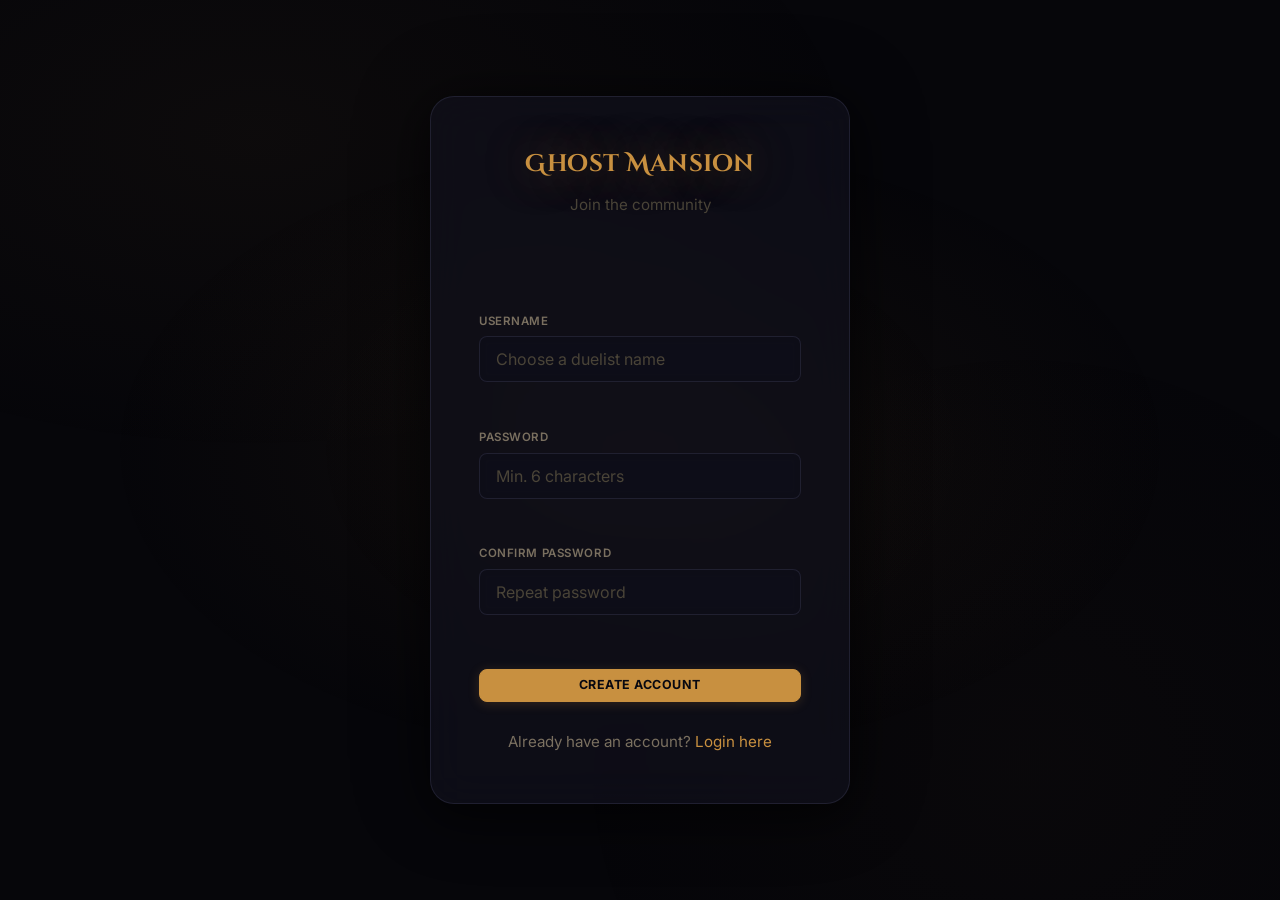
<file: register.html>
<!DOCTYPE html>
<html lang="en">
<head>
  <meta charset="UTF-8">
  <meta name="viewport" content="width=device-width, initial-scale=1.0">
  <title>Register – Ghost Mansion</title>
  <link rel="stylesheet" href="css/main.css">
</head>
<body>
<div class="auth-wrap">
  <div class="auth-box">
    <div class="auth-logo">Ghost Mansion</div>
    <div class="auth-subtitle">Join the community</div>

    <div id="alert" class="alert alert-error"></div>

    <form id="regForm" novalidate>
      <div class="form-group">
        <label class="form-label" for="username">Username</label>
        <input class="form-input" id="username" name="username" type="text" placeholder="Choose a duelist name" autocomplete="username" required>
        <div class="form-error" id="usernameErr"></div>
      </div>
      <div class="form-group">
        <label class="form-label" for="password">Password</label>
        <input class="form-input" id="password" name="password" type="password" placeholder="Min. 6 characters" autocomplete="new-password" required>
        <div class="form-error" id="passwordErr"></div>
      </div>
      <div class="form-group">
        <label class="form-label" for="confirm">Confirm Password</label>
        <input class="form-input" id="confirm" name="confirm" type="password" placeholder="Repeat password" autocomplete="new-password" required>
        <div class="form-error" id="confirmErr"></div>
      </div>
      <button class="btn btn-primary w-full" type="submit" id="submitBtn" style="width:100%;justify-content:center;margin-top:0.5rem">Create Account</button>
    </form>

    <div class="auth-switch">
      Already have an account? <a href="login.html">Login here</a>
    </div>
  </div>
</div>
<script src="js/app.js"></script>
<script>
  if (Auth.isLoggedIn()) window.location.href = 'index.html';

  const form     = document.getElementById('regForm');
  const alertEl  = document.getElementById('alert');
  const submitBtn = document.getElementById('submitBtn');

  function validate() {
    let ok = true;
    const u  = document.getElementById('username').value.trim();
    const p  = document.getElementById('password').value;
    const c  = document.getElementById('confirm').value;
    const uE = document.getElementById('usernameErr');
    const pE = document.getElementById('passwordErr');
    const cE = document.getElementById('confirmErr');

    if (!u)         { uE.textContent = 'Username is required.'; ok = false; }
    else if (u.length < 3) { uE.textContent = 'Min. 3 characters.'; ok = false; }
    else             uE.textContent = '';

    if (!p)         { pE.textContent = 'Password is required.'; ok = false; }
    else if (p.length < 6) { pE.textContent = 'Min. 6 characters.'; ok = false; }
    else             pE.textContent = '';

    if (!c)         { cE.textContent = 'Please confirm your password.'; ok = false; }
    else if (c !== p) { cE.textContent = 'Passwords do not match.'; ok = false; }
    else             cE.textContent = '';

    return ok;
  }

  form.addEventListener('submit', async e => {
    e.preventDefault();
    hideAlert(alertEl);
    if (!validate()) return;

    setLoading(submitBtn, true, 'Creating…');
    try {
      const data = await apiFetch('/auth/register', {
        method: 'POST',
        body: JSON.stringify({
          username: document.getElementById('username').value.trim(),
          password: document.getElementById('password').value
        })
      });
      Auth.setSession(data.jwt);
      window.location.href = 'index.html';
    } catch(err) {
      showAlert(alertEl, err.message || 'Registration failed.');
    } finally {
      setLoading(submitBtn, false);
    }
  });
</script>
</body>
</html>
</file>
<file: css/main.css>
@import url('https://fonts.googleapis.com/css2?family=Cinzel+Decorative:wght@400;700;900&family=Inter:wght@300;400;500;600;700;800&display=swap');

/* ═══════════════════════════════════════════════════════════════════════════
   GHOST MANSION — Modernized Design System (2026)
   Preserving: Dark gold theme, Ghost Mansion logo style (Cinzel Decorative)
   Adding: Glassmorphism, micro-interactions, enhanced animations, ambient glow
   ═══════════════════════════════════════════════════════════════════════════ */

:root {
  --bg:          #06060a;
  --bg2:         #0a0a12;
  --bg3:         #0e0e18;
  --surface:     rgba(18, 18, 30, 0.85);
  --surface2:    rgba(24, 24, 38, 0.9);
  --surface-glass: rgba(18, 18, 30, 0.65);
  --border:      rgba(45, 45, 65, 0.6);
  --border-glow: rgba(200, 144, 64, 0.15);
  --border-soft: rgba(30, 30, 48, 0.5);

  --gold:        #c89040;
  --gold-light:  #e0aa55;
  --gold-bright: #f0c060;
  --gold-dim:    #6e4e1e;
  --gold-subtle: rgba(200, 144, 64, 0.08);
  --gold-glow:   rgba(200, 144, 64, 0.25);

  --amber:       #b87030;
  --bronze:      #8a5a28;
  --red:         #b03838;
  --red-soft:    rgba(176, 56, 56, 0.12);
  --red-glow:    rgba(176, 56, 56, 0.2);

  --text:        #d8d0c0;
  --text-strong: #f0e8d8;
  --text-dim:    #7a7060;
  --text-muted:  #4a4438;

  --radius:      8px;
  --radius-lg:   16px;
  --radius-xl:   24px;
  --shadow:      0 8px 32px rgba(0, 0, 0, 0.5);
  --shadow-gold: 0 0 40px rgba(200, 144, 64, 0.12);
  --shadow-gold-strong: 0 0 60px rgba(200, 144, 64, 0.2);
  --shadow-lift: 0 12px 48px rgba(0, 0, 0, 0.6);

  --transition-fast:   0.15s cubic-bezier(0.4, 0, 0.2, 1);
  --transition-base:  0.3s cubic-bezier(0.4, 0, 0.2, 1);
  --transition-slow:  0.5s cubic-bezier(0.4, 0, 0.2, 1);
  --transition-bounce: 0.4s cubic-bezier(0.34, 1.56, 0.64, 1);
}

*, *::before, *::after { box-sizing: border-box; margin: 0; padding: 0; }
html { scroll-behavior: smooth; }

body {
  font-family: 'Inter', system-ui, -apple-system, sans-serif;
  font-size: 1rem;
  font-weight: 400;
  background: var(--bg);
  color: var(--text);
  min-height: 100vh;
  line-height: 1.6;
  overflow-x: hidden;
  -webkit-font-smoothing: antialiased;
  -moz-osx-font-smoothing: grayscale;
}

body::before {
  content: '';
  position: fixed;
  inset: 0;
  background:
    radial-gradient(ellipse 80% 60% at 20% 15%, rgba(200, 144, 64, 0.04) 0%, transparent 60%),
    radial-gradient(ellipse 60% 80% at 80% 85%, rgba(138, 90, 40, 0.03) 0%, transparent 60%),
    radial-gradient(ellipse 40% 40% at 50% 50%, rgba(200, 144, 64, 0.015) 0%, transparent 70%);
  pointer-events: none;
  z-index: 0;
  animation: ambientPulse 12s ease-in-out infinite;
}
@keyframes ambientPulse { 0%, 100% { opacity: 1; } 50% { opacity: 0.7; } }

h1, h2, h3, h4 {
  font-family: 'Inter', system-ui, sans-serif;
  font-weight: 700;
  letter-spacing: -0.02em;
  color: var(--text-strong);
  line-height: 1.2;
}

/* Cinzel Decorative ONLY for the brand logo — PRESERVED */
.nav-brand, .auth-logo, .page-title, .profile-name {
  font-family: 'Cinzel Decorative', serif;
}

a { color: var(--gold); text-decoration: none; transition: color var(--transition-fast), filter var(--transition-fast); }
a:hover { color: var(--gold-light); filter: brightness(1.2); }
p { color: var(--text); }

.page-wrapper { position: relative; z-index: 1; display: flex; flex-direction: column; min-height: 100vh; }
main { flex: 1; padding: 2.5rem 2rem; max-width: 1320px; margin: 0 auto; width: 100%; }

/* ─── Navbar — Glassmorphic ─────────────────────────────────────────── */
.navbar {
  position: sticky; top: 0; z-index: 1000;
  background: rgba(8, 8, 13, 0.75);
  backdrop-filter: blur(20px) saturate(1.2);
  -webkit-backdrop-filter: blur(20px) saturate(1.2);
  border-bottom: 1px solid var(--border);
  padding: 0 2rem;
  transition: background var(--transition-base), box-shadow var(--transition-base);
}
.navbar.scrolled { background: rgba(8, 8, 13, 0.92); box-shadow: 0 4px 30px rgba(0, 0, 0, 0.4); }

.nav-inner { max-width: 1320px; margin: 0 auto; display: flex; align-items: center; height: 68px; gap: 2rem; }

.nav-brand {
  font-size: 1.1rem; font-weight: 700; color: var(--gold);
  text-shadow: 0 0 30px rgba(200, 144, 64, 0.5), 0 0 60px rgba(200, 144, 64, 0.2);
  white-space: nowrap; flex-shrink: 0; letter-spacing: 0.02em;
  transition: text-shadow var(--transition-base), transform var(--transition-fast);
}
.nav-brand:hover { color: var(--gold-light); text-shadow: 0 0 40px rgba(200, 144, 64, 0.7), 0 0 80px rgba(200, 144, 64, 0.3); transform: scale(1.02); }

.nav-links { display: flex; align-items: center; gap: 0.25rem; flex: 1; list-style: none; }
.nav-links a {
  font-family: 'Inter', system-ui, sans-serif; font-size: 0.75rem; font-weight: 600;
  letter-spacing: 0.06em; color: var(--text-dim); padding: 0.5rem 1rem;
  border-radius: var(--radius); transition: all var(--transition-fast);
  text-transform: uppercase; position: relative;
}
.nav-links a::after {
  content: ''; position: absolute; bottom: 2px; left: 50%; width: 0; height: 2px;
  background: var(--gold); border-radius: 2px;
  transition: width var(--transition-base), left var(--transition-base);
}
.nav-links a:hover, .nav-links a.active { color: var(--gold); background: var(--gold-subtle); }
.nav-links a:hover::after, .nav-links a.active::after { width: 60%; left: 20%; }

.nav-right { display: flex; align-items: center; gap: 1rem; margin-left: auto; }
.nav-user {
  font-family: 'Inter', system-ui, sans-serif; font-size: 0.78rem; font-weight: 600;
  color: var(--gold); letter-spacing: 0.02em; padding: 0.4rem 0.8rem;
  background: var(--gold-subtle); border-radius: var(--radius); border: 1px solid var(--gold-dim);
}

.hamburger {
  display: none; flex-direction: column; gap: 5px; cursor: pointer;
  background: none; border: none; padding: 6px; border-radius: var(--radius);
  transition: background var(--transition-fast);
}
.hamburger:hover { background: var(--gold-subtle); }
.hamburger span { display: block; width: 24px; height: 2px; background: var(--text-dim); border-radius: 2px; transition: all 0.3s cubic-bezier(0.4, 0, 0.2, 1); }
.hamburger.active span:nth-child(1) { transform: rotate(45deg) translate(5px, 5px); }
.hamburger.active span:nth-child(2) { opacity: 0; }
.hamburger.active span:nth-child(3) { transform: rotate(-45deg) translate(5px, -5px); }

/* ─── Buttons — Modernized with shimmer and lift ────────────────────── */
.btn {
  display: inline-flex; align-items: center; justify-content: center; gap: 0.5rem;
  font-family: 'Inter', system-ui, sans-serif; font-size: 0.78rem; font-weight: 600;
  letter-spacing: 0.04em; text-transform: uppercase; padding: 0.6rem 1.4rem;
  border-radius: var(--radius); border: 1px solid transparent; cursor: pointer;
  transition: all var(--transition-base); white-space: nowrap; line-height: 1;
  position: relative; overflow: hidden;
}
.btn::before {
  content: ''; position: absolute; inset: 0;
  background: linear-gradient(135deg, transparent 40%, rgba(255,255,255,0.08) 50%, transparent 60%);
  transform: translateX(-100%); transition: transform 0.5s ease;
}
.btn:hover::before { transform: translateX(100%); }
.btn:disabled { opacity: 0.4; cursor: not-allowed; transform: none !important; }

.btn-primary {
  background: var(--gold); color: #080810; border-color: var(--gold); font-weight: 700;
  box-shadow: 0 2px 12px rgba(200, 144, 64, 0.2);
}
.btn-primary:hover:not(:disabled) {
  background: var(--gold-bright); border-color: var(--gold-bright);
  box-shadow: var(--shadow-gold-strong), 0 4px 20px rgba(200, 144, 64, 0.3);
  transform: translateY(-2px); color: #080810;
}
.btn-primary:active:not(:disabled) { transform: translateY(0); box-shadow: 0 1px 6px rgba(200, 144, 64, 0.2); }

.btn-secondary {
  background: transparent; color: var(--gold); border-color: var(--gold-dim); backdrop-filter: blur(4px);
}
.btn-secondary:hover:not(:disabled) {
  background: var(--gold-subtle); border-color: var(--gold); color: var(--gold-light);
  box-shadow: 0 0 20px rgba(200, 144, 64, 0.1); transform: translateY(-1px);
}

.btn-ghost {
  background: transparent; color: var(--text-dim); border-color: var(--border); backdrop-filter: blur(4px);
}
.btn-ghost:hover:not(:disabled) {
  color: var(--text); border-color: var(--text-muted); background: rgba(255, 255, 255, 0.04); transform: translateY(-1px);
}

.btn-danger {
  background: transparent; color: var(--red); border-color: rgba(176, 56, 56, 0.3); backdrop-filter: blur(4px);
}
.btn-danger:hover:not(:disabled) {
  background: var(--red-soft); border-color: var(--red); box-shadow: 0 0 20px var(--red-glow); transform: translateY(-1px);
}

.btn-action {
  background: var(--amber); color: #080810; border-color: var(--amber); font-weight: 700;
  box-shadow: 0 2px 12px rgba(184, 112, 48, 0.2);
}
.btn-action:hover:not(:disabled) {
  background: var(--gold); border-color: var(--gold); box-shadow: var(--shadow-gold-strong);
  transform: translateY(-2px); color: #080810;
}

.btn-teal { background: var(--amber); color: #080810; border-color: var(--amber); font-weight: 700; box-shadow: 0 2px 12px rgba(184, 112, 48, 0.2); }
.btn-teal:hover:not(:disabled) { background: var(--gold); border-color: var(--gold); box-shadow: var(--shadow-gold-strong); transform: translateY(-2px); color: #080810; }

.btn-sm  { padding: 0.35rem 0.85rem;  font-size: 0.7rem; }
.btn-lg  { padding: 0.85rem 2.5rem;   font-size: 0.85rem; }

/* ─── Panels — Glassmorphic ─────────────────────────────────────────── */
.panel {
  background: var(--surface-glass); border: 1px solid var(--border); border-radius: var(--radius-lg);
  padding: 2rem; backdrop-filter: blur(12px); -webkit-backdrop-filter: blur(12px);
  box-shadow: var(--shadow), 0 0 0 1px rgba(255, 255, 255, 0.02);
  transition: transform var(--transition-base), box-shadow var(--transition-base), border-color var(--transition-base);
}
.panel:hover { border-color: var(--border-glow); box-shadow: var(--shadow-lift), 0 0 40px rgba(200, 144, 64, 0.05); }

.panel-header {
  border-bottom: 1px solid var(--border); padding-bottom: 1.25rem; margin-bottom: 1.75rem;
  display: flex; align-items: center; justify-content: space-between; gap: 1rem;
}
.panel-title {
  font-family: 'Inter', system-ui, sans-serif; font-size: 0.85rem; font-weight: 700;
  color: var(--gold); letter-spacing: 0.04em; text-transform: uppercase;
}

/* ─── Card Grid — Modernized with enhanced depth ────────────────────── */
.card-grid {
  display: grid;
  grid-template-columns: repeat(auto-fill, minmax(220px, 1fr));
  gap: 1.5rem;
}

.card-item {
  background: var(--surface-glass); border: 1px solid var(--border); border-radius: var(--radius-lg);
  overflow: hidden; transition: all var(--transition-base); cursor: pointer;
  text-decoration: none; color: inherit; display: flex; flex-direction: column;
  backdrop-filter: blur(8px); -webkit-backdrop-filter: blur(8px); position: relative;
}
.card-item::before {
  content: ''; position: absolute; inset: 0; border-radius: var(--radius-lg); padding: 1px;
  background: linear-gradient(135deg, rgba(200, 144, 64, 0.1), transparent 50%, rgba(200, 144, 64, 0.05));
  -webkit-mask: linear-gradient(#fff 0 0) content-box, linear-gradient(#fff 0 0);
  -webkit-mask-composite: xor; mask-composite: exclude;
  pointer-events: none; opacity: 0; transition: opacity var(--transition-base);
}
.card-item:hover::before { opacity: 1; }
.card-item:hover {
  border-color: var(--gold-dim); transform: translateY(-6px) scale(1.01);
  box-shadow: var(--shadow-lift), var(--shadow-gold), 0 0 60px rgba(200, 144, 64, 0.08);
  color: inherit;
}
.card-item:hover .card-item-img { transform: scale(1.05); }

.card-item-img { width: 100%; aspect-ratio: 421/614; object-fit: cover; background: var(--bg3); transition: transform var(--transition-slow); }
.card-item-img-placeholder {
  width: 100%; aspect-ratio: 421/614; background: linear-gradient(135deg, var(--bg3), var(--bg2));
  display: flex; align-items: center; justify-content: center; font-size: 3.5rem; color: var(--text-muted);
  transition: all var(--transition-base);
}
.card-item:hover .card-item-img-placeholder { background: linear-gradient(135deg, var(--bg2), var(--bg3)); color: var(--text-dim); }

.card-item-body { padding: 1rem; flex: 1; display: flex; flex-direction: column; gap: 0.3rem; }
.card-item-name { font-family: 'Inter', system-ui, sans-serif; font-size: 0.85rem; font-weight: 700; color: var(--text-strong); line-height: 1.3; transition: color var(--transition-fast); }
.card-item:hover .card-item-name { color: var(--gold-light); }
.card-item-type { font-size: 0.8rem; color: var(--gold-dim); font-weight: 500; letter-spacing: 0.01em; }
.card-item-stats { font-size: 0.78rem; color: var(--text-dim); font-family: 'Inter', system-ui, sans-serif; font-weight: 500; margin-top: auto; padding-top: 0.5rem; }
.card-item-owner { font-size: 0.75rem; color: var(--text-muted); margin-top: 0.35rem; display: flex; align-items: center; gap: 0.4rem; }
.card-item-owner img { width: 20px; height: 20px; border-radius: 50%; object-fit: cover; border: 1px solid var(--border); }

/* ─── Forms — Modernized with focus glows ───────────────────────────── */
.form-group { display: flex; flex-direction: column; gap: 0.4rem; margin-bottom: 1.25rem; }
.form-label { font-family: 'Inter', system-ui, sans-serif; font-size: 0.72rem; font-weight: 600; letter-spacing: 0.05em; text-transform: uppercase; color: var(--text-dim); }
.form-input, .form-select, .form-textarea {
  background: rgba(14, 14, 24, 0.8); border: 1px solid var(--border); border-radius: var(--radius);
  color: var(--text-strong); font-family: 'Inter', system-ui, sans-serif; font-size: 1rem;
  font-weight: 400; padding: 0.75rem 1rem; transition: all var(--transition-base); width: 100%;
  appearance: none; -webkit-appearance: none; backdrop-filter: blur(4px);
}
.form-input:focus, .form-select:focus, .form-textarea:focus {
  outline: none; border-color: var(--gold-dim);
  box-shadow: 0 0 0 3px rgba(200, 144, 64, 0.12), 0 0 20px rgba(200, 144, 64, 0.06);
  background: rgba(14, 14, 24, 0.95);
}
.form-input::placeholder, .form-textarea::placeholder { color: var(--text-muted); }
.form-input:disabled, .form-select:disabled, .form-textarea:disabled { opacity: 0.4; cursor: not-allowed; }

.form-select {
  background-image: url("data:image/svg+xml,%3Csvg xmlns='http://www.w3.org/2000/svg' viewBox='0 0 12 8'%3E%3Cpath d='M1 1l5 5 5-5' stroke='%236e4e1e' stroke-width='2' fill='none' stroke-linecap='round'/%3E%3C/svg%3E");
  background-repeat: no-repeat; background-position: right 0.9rem center; background-size: 11px;
  padding-right: 2.5rem; cursor: pointer;
}
.form-select option { background: var(--bg3); color: var(--text); }
.form-select optgroup { color: var(--gold-dim); }
.form-textarea { resize: vertical; min-height: 100px; line-height: 1.6; }
.form-error { font-size: 0.82rem; color: var(--red); font-family: 'Inter', system-ui, sans-serif; font-weight: 500; min-height: 1.2rem; }
.form-row { display: grid; grid-template-columns: 1fr 1fr; gap: 1.25rem; }

/* ─── Filter Bar — Glassmorphic ─────────────────────────────────────── */
.filter-bar {
  background: var(--surface-glass); border: 1px solid var(--border); border-radius: var(--radius-lg);
  padding: 1.5rem; margin-bottom: 2rem; display: flex; flex-wrap: wrap; gap: 1rem; align-items: flex-end;
  backdrop-filter: blur(12px); -webkit-backdrop-filter: blur(12px); box-shadow: var(--shadow);
}
.filter-bar .form-group { margin-bottom: 0; flex: 1; min-width: 140px; }
.filter-bar .form-group.wide { flex: 2.5; min-width: 220px; }
.filter-bar .btn { align-self: flex-end; }

/* ─── Badges — Enhanced with subtle glows ───────────────────────────── */
.badge {
  display: inline-flex; align-items: center; gap: 0.25rem; padding: 0.2rem 0.65rem;
  border-radius: 20px; font-size: 0.68rem; font-family: 'Inter', system-ui, sans-serif;
  font-weight: 600; letter-spacing: 0.03em; text-transform: uppercase; transition: all var(--transition-fast);
}
.badge-gold  { background: rgba(200, 144, 64, 0.12); color: var(--gold); border: 1px solid var(--gold-dim); }
.badge-warm  { background: rgba(138, 90, 40, 0.15); color: var(--gold-light); border: 1px solid var(--bronze); }
.badge-dim   { background: rgba(255, 255, 255, 0.03); color: var(--text-dim); border: 1px solid var(--border); }
.badge-admin { background: rgba(176, 56, 56, 0.1); color: #c06060; border: 1px solid rgba(176, 56, 56, 0.25); }
.badge-teal  { background: rgba(138, 90, 40, 0.15); color: var(--gold-light); border: 1px solid var(--bronze); }
.badge-gold:hover { box-shadow: 0 0 12px rgba(200, 144, 64, 0.15); }

/* ─── Alerts — Modernized with glassmorphism ────────────────────────── */
.alert {
  padding: 1rem 1.25rem; border-radius: var(--radius); font-size: 0.95rem;
  font-family: 'Inter', system-ui, sans-serif; border: 1px solid; margin-bottom: 1.25rem; line-height: 1.5;
  backdrop-filter: blur(8px); -webkit-backdrop-filter: blur(8px);
  transform: translateY(-10px); opacity: 0; transition: all var(--transition-bounce);
}
.alert-error   { background: rgba(176, 56, 56, 0.08); border-color: rgba(176, 56, 56, 0.25); color: #c07070; }
.alert-success { background: rgba(200, 144, 64, 0.06); border-color: rgba(200, 144, 64, 0.15); color: var(--gold-light); }
.alert-info    { background: rgba(138, 90, 40, 0.08); border-color: rgba(138, 90, 40, 0.2); color: var(--gold); }
.alert { display: block; }
.alert.show { transform: translateY(0); opacity: 1; }

/* ─── Session Expired Banner — Enhanced ─────────────────────────────── */
.session-banner {
  position: fixed; top: 80px; left: 50%; transform: translateX(-50%) translateY(-20px); z-index: 9999;
  background: var(--surface-glass); border: 1px solid var(--gold-dim); border-radius: var(--radius-lg);
  padding: 1rem 1.75rem; box-shadow: var(--shadow), var(--shadow-gold);
  display: flex; align-items: center; gap: 1.25rem;
  font-family: 'Inter', system-ui, sans-serif; font-size: 0.95rem; color: var(--gold-light);
  animation: slideDown 0.4s cubic-bezier(0.34, 1.56, 0.64, 1) forwards; white-space: nowrap;
  backdrop-filter: blur(16px); -webkit-backdrop-filter: blur(16px);
}
@keyframes slideDown { from { opacity: 0; transform: translateX(-50%) translateY(-20px); } to { opacity: 1; transform: translateX(-50%) translateY(0); } }

/* ─── Loading — Enhanced spinner ─────────────────────────────────────── */
.spinner { display: inline-block; width: 36px; height: 36px; border: 2.5px solid var(--border); border-top-color: var(--gold); border-right-color: var(--gold-dim); border-radius: 50%; animation: spin 0.8s linear infinite; }
@keyframes spin { to { transform: rotate(360deg); } }
.loading-center { display: flex; flex-direction: column; align-items: center; justify-content: center; gap: 1.25rem; padding: 5rem; color: var(--text-dim); font-family: 'Inter', system-ui, sans-serif; font-size: 0.85rem; letter-spacing: 0.03em; }

/* ─── Empty State — Enhanced ────────────────────────────────────────── */
.empty-state { text-align: center; padding: 5rem 2rem; color: var(--text-muted); }
.empty-state .empty-icon { font-size: 3.5rem; margin-bottom: 1.25rem; opacity: 0.5; animation: float 3s ease-in-out infinite; }
@keyframes float { 0%, 100% { transform: translateY(0); } 50% { transform: translateY(-8px); } }
.empty-state h3 { font-family: 'Inter', system-ui, sans-serif; font-size: 1rem; color: var(--text-dim); margin-bottom: 0.6rem; letter-spacing: 0.01em; font-weight: 600; }
.empty-state p { font-size: 0.9rem; color: var(--text-muted); }

/* ─── Page Header — Enhanced ────────────────────────────────────────── */
.page-header { margin-bottom: 2.5rem; display: flex; align-items: flex-start; justify-content: space-between; gap: 1.5rem; flex-wrap: wrap; }
.page-title { font-size: 1.6rem; font-weight: 700; color: var(--gold); text-shadow: 0 0 40px rgba(200, 144, 64, 0.3); letter-spacing: 0.03em; margin-bottom: 0.35rem; }
.page-subtitle { color: var(--text-dim); font-size: 1rem; margin-top: 0.25rem; font-family: 'Inter', system-ui, sans-serif; font-weight: 400; }

/* ─── Divider ───────────────────────────────────────────────────────── */
.divider { border: none; border-top: 1px solid var(--border); margin: 2rem 0; }

/* ─── Section Headers — Enhanced ────────────────────────────────────── */
.section-header { display: flex; align-items: center; gap: 1rem; margin-bottom: 1.5rem; }
.section-header::after { content: ''; flex: 1; height: 1px; background: linear-gradient(90deg, var(--border), transparent 80%); }
.section-title { font-family: 'Inter', system-ui, sans-serif; font-size: 0.8rem; font-weight: 700; color: var(--gold); letter-spacing: 0.06em; text-transform: uppercase; white-space: nowrap; }

/* ─── Modal — Glassmorphic with enhanced animations ─────────────────── */
.modal-backdrop { position: fixed; inset: 0; background: rgba(0, 0, 0, 0.7); backdrop-filter: blur(8px); -webkit-backdrop-filter: blur(8px); z-index: 2000; display: none; align-items: center; justify-content: center; padding: 1rem; opacity: 0; transition: opacity var(--transition-base); overflow: hidden; }
.modal-backdrop.open { display: flex; opacity: 1; }
.modal {
  background: var(--surface-glass); border: 1px solid var(--border); border-radius: var(--radius-lg);
  padding: 2rem; max-width: 520px; width: 100%; max-height: 92vh;
  position: relative; box-shadow: var(--shadow-lift), 0 0 80px rgba(0, 0, 0, 0.4);
  animation: modalIn 0.35s cubic-bezier(0.34, 1.56, 0.64, 1); backdrop-filter: blur(20px); -webkit-backdrop-filter: blur(20px);
  overflow-y: auto; display: flex; flex-direction: column;
}
@keyframes modalIn { from { opacity: 0; transform: scale(0.92) translateY(-16px); } to { opacity: 1; transform: none; } }
.modal-close { position: sticky; top: 0; align-self: flex-end; background: var(--bg3); border: 1px solid var(--border); color: var(--text-muted); font-size: 1.2rem; cursor: pointer; line-height: 1; padding: 6px 8px; transition: all var(--transition-fast); border-radius: var(--radius); width: 32px; height: 32px; display: flex; align-items: center; justify-content: center; z-index: 10; flex-shrink: 0; margin-bottom: 0.5rem; }
.modal-close:hover { color: var(--text); background: rgba(255, 255, 255, 0.06); transform: rotate(90deg); border-color: var(--gold-dim); }
.modal-title { font-family: 'Inter', system-ui, sans-serif; font-size: 1.15rem; font-weight: 700; color: var(--gold); margin-bottom: 1.5rem; letter-spacing: 0.01em; flex-shrink: 0; }

/* ─── Pagination / Load more ────────────────────────────────────────── */
.load-more-bar { text-align: center; margin-top: 2.5rem; display: flex; justify-content: center; gap: 1rem; }

/* ─── Sort bar ──────────────────────────────────────────────────────── */
.sort-bar { display: flex; gap: 1rem; align-items: center; margin-bottom: 1.5rem; flex-wrap: wrap; }
.sort-bar label { font-family: 'Inter', system-ui, sans-serif; font-size: 0.72rem; font-weight: 600; color: var(--text-dim); text-transform: uppercase; letter-spacing: 0.04em; }
.sort-bar .form-select { width: auto; min-width: 140px; }

/* ─── Profile — Enhanced ───────────────────────────────────────────── */
.profile-hero {
  display: flex; gap: 2.5rem; align-items: flex-start; margin-bottom: 2.5rem; flex-wrap: wrap;
  padding: 2rem; background: var(--surface-glass); border-radius: var(--radius-lg);
  border: 1px solid var(--border); backdrop-filter: blur(12px); -webkit-backdrop-filter: blur(12px);
}
.profile-avatar { width: 100px; height: 100px; border-radius: 50%; object-fit: cover; border: 2px solid var(--gold-dim); flex-shrink: 0; box-shadow: 0 0 20px rgba(200, 144, 64, 0.1); transition: all var(--transition-base); }
.profile-avatar:hover { box-shadow: 0 0 30px rgba(200, 144, 64, 0.2); transform: scale(1.05); }
.profile-avatar-placeholder { width: 100px; height: 100px; border-radius: 50%; border: 2px solid var(--border); background: linear-gradient(135deg, var(--bg3), var(--bg2)); display: flex; align-items: center; justify-content: center; font-size: 2.8rem; color: var(--text-muted); flex-shrink: 0; transition: all var(--transition-base); }
.profile-avatar-placeholder:hover { border-color: var(--gold-dim); background: linear-gradient(135deg, var(--bg2), var(--bg3)); }
.profile-info { flex: 1; }
.profile-name { font-size: 1.6rem; font-weight: 700; color: var(--gold); margin-bottom: 0.6rem; text-shadow: 0 0 30px rgba(200, 144, 64, 0.2); }
.profile-desc { color: var(--text-dim); font-size: 1.05rem; line-height: 1.6; }

/* ─── Deck List — Modernized ────────────────────────────────────────── */
.deck-list { display: grid; grid-template-columns: repeat(auto-fill, minmax(280px, 1fr)); gap: 1.5rem; }
.deck-card {
  background: var(--surface-glass); border: 1px solid var(--border); border-radius: var(--radius-lg);
  padding: 1.5rem; transition: all var(--transition-base); text-decoration: none; color: inherit;
  display: block; position: relative; backdrop-filter: blur(8px); -webkit-backdrop-filter: blur(8px); overflow: hidden;
}
.deck-card::before { content: ''; position: absolute; top: 0; left: 0; right: 0; height: 3px; background: linear-gradient(90deg, var(--gold-dim), var(--gold), var(--gold-dim)); opacity: 0; transition: opacity var(--transition-base); }
.deck-card:hover::before { opacity: 1; }
.deck-card:hover { border-color: var(--gold-dim); transform: translateY(-4px); box-shadow: var(--shadow-lift), 0 0 40px rgba(200, 144, 64, 0.06); color: inherit; }
.deck-card-name { font-family: 'Inter', system-ui, sans-serif; font-size: 1rem; font-weight: 700; color: var(--text-strong); margin-bottom: 0.5rem; transition: color var(--transition-fast); }
.deck-card:hover .deck-card-name { color: var(--gold-light); }
.deck-card-meta { font-size: 0.88rem; color: var(--text-dim); display: flex; align-items: center; gap: 0.6rem; font-family: 'Inter', system-ui, sans-serif; }
.deck-card-meta img { width: 22px; height: 22px; border-radius: 50%; object-fit: cover; border: 1px solid var(--border); }
.deck-card-actions { display: flex; gap: 0.6rem; margin-top: 1rem; padding-top: 1rem; border-top: 1px solid var(--border-soft); }

/* ─── Deck Editor — Modernized ──────────────────────────────────────── */
.deck-editor { display: grid; grid-template-columns: 1fr 380px; gap: 2rem; align-items: start; }
.deck-canvas { background: var(--surface-glass); border: 1px solid var(--border); border-radius: var(--radius-lg); padding: 1.5rem; min-height: 450px; backdrop-filter: blur(12px); -webkit-backdrop-filter: blur(12px); box-shadow: var(--shadow); }
.deck-card-grid { display: grid; grid-template-columns: repeat(auto-fill, minmax(90px, 1fr)); gap: 0.6rem; min-height: 220px; }

.deck-slot { position: relative; border-radius: var(--radius); overflow: hidden; transition: all var(--transition-fast); cursor: pointer; }
.deck-slot img { width: 100%; aspect-ratio: 421/614; object-fit: cover; display: block; border-radius: var(--radius); transition: all var(--transition-base); }
.deck-slot:hover { transform: translateY(-3px); z-index: 2; }
.deck-slot:hover img { opacity: 0.85; box-shadow: 0 8px 24px rgba(0, 0, 0, 0.4); }

.deck-slot-controls { position: absolute; inset: 0; display: flex; align-items: center; justify-content: center; gap: 0.4rem; opacity: 0; transition: all var(--transition-base); background: rgba(0, 0, 0, 0.6); backdrop-filter: blur(2px); border-radius: var(--radius); }
.deck-slot:hover .deck-slot-controls { opacity: 1; }
.deck-slot-controls button { background: rgba(0, 0, 0, 0.9); border: 1px solid var(--gold-dim); color: var(--gold); width: 28px; height: 28px; border-radius: 50%; font-size: 1rem; cursor: pointer; display: flex; align-items: center; justify-content: center; transition: all var(--transition-fast); backdrop-filter: blur(4px); }
.deck-slot-controls button:hover { background: var(--gold); color: #000; transform: scale(1.15); box-shadow: 0 0 12px rgba(200, 144, 64, 0.3); }

.deck-slot-count { position: absolute; bottom: 4px; right: 4px; background: rgba(0, 0, 0, 0.9); border: 1px solid var(--gold-dim); color: var(--gold); font-family: 'Inter', system-ui, sans-serif; font-size: 0.6rem; font-weight: 700; padding: 2px 6px; border-radius: 4px; pointer-events: none; backdrop-filter: blur(4px); }

.deck-sidebar { background: var(--surface-glass); border: 1px solid var(--border); border-radius: var(--radius-lg); padding: 1.5rem; position: sticky; top: 90px; backdrop-filter: blur(16px); -webkit-backdrop-filter: blur(16px); box-shadow: var(--shadow); max-height: calc(100vh - 120px); overflow-y: auto; }

.search-results-list { max-height: 420px; overflow-y: auto; display: flex; flex-direction: column; gap: 0.6rem; margin-top: 1rem; }
.search-result-item { display: flex; gap: 0.85rem; align-items: center; padding: 0.6rem; border-radius: var(--radius); border: 1px solid var(--border); background: rgba(14, 14, 24, 0.6); transition: all var(--transition-fast); cursor: pointer; }
.search-result-item:hover { border-color: var(--gold-dim); background: rgba(14, 14, 24, 0.8); transform: translateX(4px); }
.search-result-item img { width: 52px; aspect-ratio: 421/614; object-fit: cover; border-radius: 4px; flex-shrink: 0; transition: transform var(--transition-fast); }
.search-result-item:hover img { transform: scale(1.05); }
.search-result-info { flex: 1; min-width: 0; }
.search-result-name { font-family: 'Inter', system-ui, sans-serif; font-size: 0.82rem; font-weight: 600; color: var(--text-strong); white-space: nowrap; overflow: hidden; text-overflow: ellipsis; transition: color var(--transition-fast); }
.search-result-item:hover .search-result-name { color: var(--gold-light); }
.search-result-type { font-size: 0.78rem; color: var(--gold-dim); font-family: 'Inter', system-ui, sans-serif; }

/* ─── Card Detail — Modernized ──────────────────────────────────────── */
.card-detail { display: grid; grid-template-columns: 300px 1fr; gap: 2.5rem; align-items: start; }
.card-detail-img { width: 100%; border-radius: var(--radius-lg); box-shadow: var(--shadow-lift), var(--shadow-gold); border: 1px solid var(--gold-dim); transition: all var(--transition-base); }
.card-detail-img:hover { transform: scale(1.02); box-shadow: var(--shadow-lift), var(--shadow-gold-strong); }
.card-detail-title { font-family: 'Inter', system-ui, sans-serif; font-size: 1.5rem; font-weight: 700; color: var(--gold); margin-bottom: 1rem; text-shadow: 0 0 30px rgba(200, 144, 64, 0.2); }
.card-detail-meta { display: flex; flex-wrap: wrap; gap: 0.6rem; margin-bottom: 1.25rem; }
.card-detail-stat { font-size: 0.9rem; color: var(--text-dim); background: var(--bg3); border: 1px solid var(--border); border-radius: var(--radius); padding: 0.35rem 0.9rem; font-family: 'Inter', system-ui, sans-serif; transition: all var(--transition-fast); }
.card-detail-stat:hover { border-color: var(--gold-dim); background: rgba(200, 144, 64, 0.04); }
.card-detail-stat strong { color: var(--gold-light); font-weight: 600; }
.card-detail-effect { font-size: 1.05rem; color: var(--text); line-height: 1.8; background: var(--bg3); border: 1px solid var(--border); border-left: 3px solid var(--gold-dim); border-radius: var(--radius); padding: 1.25rem 1.5rem; margin: 1.25rem 0; font-style: italic; backdrop-filter: blur(4px); transition: border-color var(--transition-base); }
.card-detail-effect:hover { border-left-color: var(--gold); border-color: var(--gold-dim); }

/* ─── Auth — Modernized ─────────────────────────────────────────────── */
.auth-wrap { min-height: 100vh; display: flex; align-items: center; justify-content: center; padding: 2rem; position: relative; }
.auth-wrap::before { content: ''; position: absolute; inset: 0; background: radial-gradient(ellipse 60% 50% at 50% 50%, rgba(200, 144, 64, 0.06) 0%, transparent 70%); pointer-events: none; }
.auth-box { background: var(--surface-glass); border: 1px solid var(--border); border-radius: var(--radius-xl); padding: 3rem; width: 100%; max-width: 420px; box-shadow: var(--shadow-lift), 0 0 80px rgba(0, 0, 0, 0.3); backdrop-filter: blur(20px); -webkit-backdrop-filter: blur(20px); position: relative; z-index: 1; }
.auth-logo { font-size: 1.5rem; font-weight: 700; color: var(--gold); text-align: center; margin-bottom: 0.6rem; text-shadow: 0 0 40px rgba(200, 144, 64, 0.5); letter-spacing: 0.02em; }
.auth-subtitle { text-align: center; color: var(--text-muted); font-size: 0.95rem; margin-bottom: 2.5rem; font-family: 'Inter', system-ui, sans-serif; }
.auth-switch { text-align: center; margin-top: 1.75rem; font-size: 0.95rem; color: var(--text-dim); font-family: 'Inter', system-ui, sans-serif; }

/* ─── Footer — Enhanced ─────────────────────────────────────────────── */
footer { border-top: 1px solid var(--border); padding: 2rem; text-align: center; font-size: 0.82rem; color: var(--text-muted); font-family: 'Inter', system-ui, sans-serif; font-weight: 400; letter-spacing: 0.02em; backdrop-filter: blur(8px); -webkit-backdrop-filter: blur(8px); background: rgba(8, 8, 13, 0.5); }

/* ─── Tab bar — Modernized ──────────────────────────────────────────── */
.tabs { display: flex; border-bottom: 1px solid var(--border); margin-bottom: 1.75rem; gap: 0.25rem; }
.tab-btn { font-family: 'Inter', system-ui, sans-serif; font-size: 0.78rem; font-weight: 600; letter-spacing: 0.04em; text-transform: uppercase; padding: 0.75rem 1.5rem; background: none; border: none; border-bottom: 2px solid transparent; color: var(--text-dim); cursor: pointer; transition: all var(--transition-base); position: relative; border-radius: var(--radius) var(--radius) 0 0; }
.tab-btn:hover { color: var(--text); background: rgba(255, 255, 255, 0.02); }
.tab-btn.active { color: var(--gold); border-bottom-color: var(--gold); background: var(--gold-subtle); }
.tab-btn.active::after { content: ''; position: absolute; bottom: -2px; left: 20%; width: 60%; height: 2px; background: var(--gold); border-radius: 2px 2px 0 0; box-shadow: 0 0 12px rgba(200, 144, 64, 0.3); }
.tab-panel { display: none; }
.tab-panel.active { display: block; animation: fadeIn 0.3s ease; }
@keyframes fadeIn { from { opacity: 0; transform: translateY(8px); } to { opacity: 1; transform: none; } }

/* ─── Scrollbar — Enhanced ──────────────────────────────────────────── */
::-webkit-scrollbar { width: 8px; height: 8px; }
::-webkit-scrollbar-track { background: var(--bg); border-radius: 4px; }
::-webkit-scrollbar-thumb { background: var(--border); border-radius: 4px; transition: background var(--transition-fast); }
::-webkit-scrollbar-thumb:hover { background: var(--text-muted); }

/* ─── Utility ───────────────────────────────────────────────────────── */
.hidden { display: none !important; }
.text-gold { color: var(--gold); }
.text-dim { color: var(--text-dim); }
.text-muted { color: var(--text-muted); }
.mt-1 { margin-top: 0.5rem; } .mt-2 { margin-top: 1rem; } .mt-3 { margin-top: 1.5rem; }
.mb-1 { margin-bottom: 0.5rem; } .mb-2 { margin-bottom: 1rem; }
.flex { display: flex; } .flex-col { flex-direction: column; } .items-center { align-items: center; }
.justify-between { justify-content: space-between; } .gap-1 { gap: 0.5rem; } .gap-2 { gap: 1rem; }
.w-full { width: 100%; }

/* ─── Image Upload Widget — Modernized ──────────────────────────────── */
.img-widget { display: flex; flex-direction: column; gap: 0.75rem; }
.img-widget-preview { width: 100%; max-width: 260px; aspect-ratio: 421/614; background: linear-gradient(135deg, var(--bg3), var(--bg2)); border: 1px solid var(--border); border-radius: var(--radius); overflow: hidden; display: flex; align-items: center; justify-content: center; transition: all var(--transition-base); }
.img-widget-preview:hover { border-color: var(--gold-dim); box-shadow: 0 0 20px rgba(200, 144, 64, 0.08); }
.img-widget-preview img { width: 100%; height: 100%; object-fit: cover; display: block; transition: transform var(--transition-slow); }
.img-widget-preview:hover img { transform: scale(1.03); }
.img-widget-placeholder { text-align: center; color: var(--text-muted); font-size: 2.2rem; line-height: 1.4; }
.img-widget-placeholder span { font-size: 0.8rem; display: block; margin-top: 0.3rem; }
.img-widget-controls { display: flex; flex-wrap: wrap; align-items: center; gap: 0.6rem; }
.img-widget-controls .form-input { flex: 1; min-width: 180px; }
.img-widget-or { font-size: 0.78rem; color: var(--text-muted); white-space: nowrap; }
.img-widget.avatar .img-widget-preview { width: 100px; height: 100px; aspect-ratio: 1; border-radius: 50%; max-width: 100px; }

/* ─── Hero Section — Modernized for index.html ─────────────────────── */
.hero { text-align: center; padding: 6rem 1rem 5rem; position: relative; }
.hero::before { content: '☽'; position: absolute; top: 0.5rem; left: 50%; transform: translateX(-50%); font-size: 4rem; color: var(--gold); opacity: 0.12; pointer-events: none; animation: moonFloat 6s ease-in-out infinite; }
@keyframes moonFloat { 0%, 100% { transform: translateX(-50%) translateY(0); } 50% { transform: translateX(-50%) translateY(-10px); } }
.hero-title { font-family: 'Cinzel Decorative', serif; font-size: clamp(2.2rem, 7vw, 4rem); color: var(--gold); text-shadow: 0 0 80px rgba(200, 150, 62, 0.5), 0 0 160px rgba(200, 150, 62, 0.2); line-height: 1.15; margin-bottom: 1.25rem; animation: titleGlow 4s ease-in-out infinite; }
@keyframes titleGlow { 0%, 100% { text-shadow: 0 0 80px rgba(200, 150, 62, 0.5), 0 0 160px rgba(200, 150, 62, 0.2); } 50% { text-shadow: 0 0 100px rgba(200, 150, 62, 0.7), 0 0 200px rgba(200, 150, 62, 0.3); } }
.hero-sub { font-family: 'Cinzel', serif; font-size: 1.1rem; color: var(--text-dim); letter-spacing: 0.2em; text-transform: uppercase; margin-bottom: 3rem; }
.hero-actions { display: flex; gap: 1.25rem; justify-content: center; flex-wrap: wrap; }

/* Feature cards — Modernized */
.features { display: grid; grid-template-columns: repeat(auto-fit, minmax(260px, 1fr)); gap: 1.5rem; margin: 4rem 0; }
.feature-card { background: var(--surface-glass); border: 1px solid var(--border); border-radius: var(--radius-lg); padding: 2rem; text-align: center; transition: all var(--transition-base); backdrop-filter: blur(8px); -webkit-backdrop-filter: blur(8px); position: relative; overflow: hidden; }
.feature-card::before { content: ''; position: absolute; top: 0; left: 0; right: 0; height: 2px; background: linear-gradient(90deg, transparent, var(--gold-dim), transparent); opacity: 0; transition: opacity var(--transition-base); }
.feature-card:hover::before { opacity: 1; }
.feature-card:hover { border-color: var(--gold-dim); transform: translateY(-5px); box-shadow: var(--shadow-lift), 0 0 40px rgba(200, 144, 64, 0.06); }
.feature-icon { font-size: 2.8rem; margin-bottom: 1rem; transition: transform var(--transition-bounce); }
.feature-card:hover .feature-icon { transform: scale(1.15) rotate(-5deg); }
.feature-title { font-family: 'Cinzel', serif; font-size: 0.95rem; color: var(--gold); letter-spacing: 0.1em; margin-bottom: 0.6rem; font-weight: 600; }
.feature-desc { font-size: 0.92rem; color: var(--text-dim); line-height: 1.6; }

/* Card mini grid */
.card-mini-grid { display: grid; grid-template-columns: repeat(auto-fill, minmax(170px, 1fr)); gap: 1.25rem; }
.recent-section { margin-top: 4rem; }

/* Deck stats */
.deck-stats { display: flex; gap: 2rem; flex-wrap: wrap; margin-bottom: 1.25rem; }
.deck-stat { text-align: center; padding: 1rem 1.5rem; background: var(--surface-glass); border-radius: var(--radius); border: 1px solid var(--border); backdrop-filter: blur(8px); min-width: 100px; transition: all var(--transition-fast); }
.deck-stat:hover { border-color: var(--gold-dim); box-shadow: 0 0 20px rgba(200, 144, 64, 0.06); }
.deck-stat-num { font-family: 'Cinzel Decorative', serif; font-size: 1.6rem; color: var(--gold); text-shadow: 0 0 20px rgba(200, 144, 64, 0.2); }
.deck-stat-label { font-size: 0.7rem; color: var(--text-dim); font-family: 'Cinzel', serif; letter-spacing: 0.1em; text-transform: uppercase; margin-top: 0.25rem; }

/* YDK import */
.ydk-import { margin-top: 2rem; border-top: 1px solid var(--border); padding-top: 1.5rem; }

/* Profile tabs */
.profile-tabs { margin-top: 2.5rem; }
.stats-row { display: flex; gap: 2.5rem; flex-wrap: wrap; margin-top: 1rem; }
.stat-item { text-align: center; padding: 0.75rem 1.25rem; background: var(--surface-glass); border-radius: var(--radius); border: 1px solid var(--border); transition: all var(--transition-fast); }
.stat-item:hover { border-color: var(--gold-dim); transform: translateY(-2px); }
.stat-num { font-family: 'Cinzel Decorative', serif; font-size: 1.6rem; color: var(--gold); text-shadow: 0 0 15px rgba(200, 144, 64, 0.15); }
.stat-label { font-size: 0.7rem; color: var(--text-dim); font-family: 'Cinzel', serif; letter-spacing: 0.1em; text-transform: uppercase; }

/* Card actions */
.card-actions { display: flex; gap: 1rem; flex-wrap: wrap; margin-top: 1.75rem; }
.edit-form { margin-top: 1.75rem; }

/* New card layout */
.new-card-layout { display: grid; grid-template-columns: 1fr 280px; gap: 2.5rem; align-items: start; }
.card-preview { background: var(--surface-glass); border: 1px solid var(--border); border-radius: var(--radius-lg); padding: 1.5rem; position: sticky; top: 90px; text-align: center; backdrop-filter: blur(12px); -webkit-backdrop-filter: blur(12px); box-shadow: var(--shadow); transition: all var(--transition-base); }
.card-preview:hover { border-color: var(--gold-dim); box-shadow: var(--shadow-lift), 0 0 40px rgba(200, 144, 64, 0.05); }
.card-preview img { width: 100%; aspect-ratio: 421/614; object-fit: cover; border-radius: var(--radius); margin-bottom: 1rem; transition: transform var(--transition-slow); }
.card-preview:hover img { transform: scale(1.02); }
.card-preview-placeholder { width: 100%; aspect-ratio: 421/614; background: linear-gradient(135deg, var(--bg3), var(--bg2)); border-radius: var(--radius); display: flex; align-items: center; justify-content: center; font-size: 5rem; color: var(--text-muted); margin-bottom: 1rem; transition: all var(--transition-base); }
.card-preview:hover .card-preview-placeholder { background: linear-gradient(135deg, var(--bg2), var(--bg3)); }
.preview-name { font-family: 'Cinzel', serif; font-size: 1rem; color: var(--gold); margin-bottom: 0.5rem; font-weight: 600; }
.preview-type { font-size: 0.85rem; color: var(--text-dim); }

/* Tab counts */
.tab-count { color: var(--text-muted); margin-left: 0.4rem; font-size: 0.7em; }
.results-count { font-size: 0.85rem; color: var(--text-dim); margin-bottom: 0.85rem; }
.toggle-mine { margin-bottom: 1.25rem; display: flex; gap: 0.85rem; flex-wrap: wrap; }


/* ─── Extra Deck Section — New for deck editor ──────────────────────── */
.deck-section {
  margin-bottom: 1.5rem;
}
.deck-section-header {
  display: flex;
  align-items: center;
  justify-content: space-between;
  gap: 1rem;
  margin-bottom: 0.75rem;
  padding: 0.5rem 0;
  border-bottom: 1px solid var(--border);
}
.deck-section-title {
  font-family: 'Inter', system-ui, sans-serif;
  font-size: 0.75rem;
  font-weight: 700;
  color: var(--gold);
  letter-spacing: 0.08em;
  text-transform: uppercase;
  display: flex;
  align-items: center;
  gap: 0.5rem;
}
.deck-section-count {
  font-size: 0.7rem;
  color: var(--text-muted);
  font-weight: 500;
}
.deck-sort-btn {
  background: transparent;
  border: 1px solid var(--border);
  color: var(--text-dim);
  padding: 0.3rem 0.7rem;
  border-radius: var(--radius);
  font-family: 'Inter', system-ui, sans-serif;
  font-size: 0.7rem;
  font-weight: 600;
  cursor: pointer;
  transition: all var(--transition-fast);
  display: inline-flex;
  align-items: center;
  gap: 0.35rem;
}
.deck-sort-btn:hover {
  border-color: var(--gold-dim);
  color: var(--gold);
  background: var(--gold-subtle);
}
.deck-sort-btn.active {
  border-color: var(--gold-dim);
  color: var(--gold);
  background: var(--gold-subtle);
}

/* Extra deck cards have a subtle purple/blue tint border */
.deck-slot.extra-deck img {
  border: 1px solid rgba(138, 90, 200, 0.3);
}
.deck-slot.extra-deck:hover img {
  border-color: rgba(138, 90, 200, 0.6);
  box-shadow: 0 0 20px rgba(138, 90, 200, 0.15);
}

/* ─── Extra Deck Types (from YGOPRODeck API) ────────────────────────── */
/* Fusion, Synchro, XYZ, Link monsters go to Extra Deck */
/* All other types (Normal, Effect, Ritual, Spell, Trap) go to Main Deck */


/* ─── Deck slot image wrap ─────────────────────────────────────────── */
.deck-slot-img-wrap {
  cursor: pointer;
  transition: all var(--transition-fast);
  border-radius: var(--radius);
  overflow: hidden;
  display: block;
}
.deck-slot-img-wrap:hover {
  box-shadow: 0 4px 16px rgba(0, 0, 0, 0.5);
}
.deck-slot-img-wrap img {
  transition: transform var(--transition-base);
  display: block;
}
.deck-slot-img-wrap:hover img {
  transform: scale(1.03);
}


/* ─── Navbar Auth — Avatar & Responsive ─────────────────────────────── */
.nav-auth {
  display: flex;
  align-items: center;
  gap: 0.5rem;
  flex-wrap: wrap;
}

.nav-user {
  display: inline-flex;
  align-items: center;
  gap: 0.5rem;
  font-family: 'Inter', system-ui, sans-serif;
  font-size: 0.78rem;
  font-weight: 600;
  color: var(--gold);
  letter-spacing: 0.02em;
  padding: 0.3rem 0.7rem;
  background: var(--gold-subtle);
  border-radius: var(--radius);
  border: 1px solid var(--gold-dim);
  text-decoration: none;
  transition: all var(--transition-fast);
  white-space: nowrap;
}
.nav-user:hover {
  background: rgba(200, 144, 64, 0.12);
  border-color: var(--gold);
  color: var(--gold-light);
}

.nav-avatar {
  width: 26px;
  height: 26px;
  border-radius: 50%;
  object-fit: cover;
  border: 1.5px solid var(--gold-dim);
  flex-shrink: 0;
}

.nav-avatar-placeholder {
  width: 26px;
  height: 26px;
  border-radius: 50%;
  background: linear-gradient(135deg, var(--gold-dim), var(--bronze));
  color: #080810;
  font-size: 0.75rem;
  font-weight: 700;
  display: inline-flex;
  align-items: center;
  justify-content: center;
  flex-shrink: 0;
  border: 1.5px solid var(--gold-dim);
}

/* Hide username on medium-width to save space, keep avatar */
@media (max-width: 1100px) {
  .nav-username {
    display: none;
  }
}

/* At smaller widths, collapse auth buttons into hamburger menu */
@media (max-width: 900px) {
  .nav-auth .btn {
    padding: 0.35rem 0.6rem;
    font-size: 0.68rem;
  }
}



/* ─── Responsive ────────────────────────────────────────────────────── */
@media (max-width: 900px) {
  .deck-editor { grid-template-columns: 1fr; }
  .deck-sidebar { position: static; max-height: none; }
  .card-detail { grid-template-columns: 220px 1fr; gap: 1.5rem; }
  .new-card-layout { grid-template-columns: 1fr; }
  .card-preview { position: static; max-width: 300px; margin: 0 auto; }
}



/* ─── New Card/Deck links responsive ────────────────────────────────── */
@media (max-width: 1050px) {
  .nav-links li a[href*="new"] {
    display: none;
  }
  .nav-links.open li a[href*="new"] {
    display: block;
  }
}

/* ─── Navbar responsive auth collapse ─────────────────────────────────── */
@media (max-width: 820px) {
  .nav-auth {
    display: none;
  }
  .nav-links.open .nav-auth {
    display: flex;
    flex-direction: column;
    align-items: flex-start;
    gap: 0.4rem;
    width: 100%;
    padding: 0.5rem 0;
    border-top: 1px solid var(--border);
    margin-top: 0.5rem;
  }
  .nav-links.open .nav-auth .nav-user {
    width: 100%;
    justify-content: flex-start;
  }
  .nav-links.open .nav-auth .btn {
    width: 100%;
    justify-content: center;
  }
  .nav-links.open .nav-auth .nav-username {
    display: inline;
  }
}

@media (max-width: 640px) {
  .nav-links { display: none; flex-direction: column; position: fixed; top: 68px; left: 0; right: 0; background: var(--bg); border-bottom: 1px solid var(--border); padding: 1rem; gap: 0.15rem; z-index: 999; }
  .nav-links.open { display: flex; }
  .nav-links li a { display: block; padding: 0.65rem 1rem; }
  .hamburger { display: flex; }
  .form-row { grid-template-columns: 1fr; }
  .card-detail { grid-template-columns: 1fr; }
  .card-detail-img { max-width: 260px; margin: 0 auto; display: block; }
  .page-title { font-size: 1.2rem; }
  .filter-bar .form-group { min-width: 100%; }
  main { padding: 1.25rem; }
  .panel { padding: 1.25rem; }
  .auth-box { padding: 2rem; }
  .deck-card-grid { grid-template-columns: repeat(auto-fill, minmax(70px, 1fr)); }
  .profile-hero { flex-direction: column; align-items: center; text-align: center; }
  .session-banner { white-space: normal; text-align: center; max-width: calc(100vw - 2rem); }
  .hero { padding: 4rem 1rem 3rem; }
  .hero-title { font-size: clamp(1.8rem, 8vw, 3rem); }
  .features { grid-template-columns: 1fr; }
  /* Modal responsive fixes */
  .modal { padding: 1.25rem; max-height: 95vh; border-radius: var(--radius); }
  .modal-backdrop { padding: 0.5rem; align-items: flex-end; }
  .modal-close { position: absolute; top: 0.75rem; right: 0.75rem; }
  .modal-title { font-size: 1rem; margin-bottom: 1rem; padding-right: 2rem; }
  .form-group { margin-bottom: 1rem; }
  .form-input, .form-select, .form-textarea { padding: 0.6rem 0.75rem; font-size: 0.95rem; }
  .btn { padding: 0.5rem 1rem; font-size: 0.72rem; }
  .img-widget-preview { max-width: 180px; }
}

/* ─── Clickable card detail stat chips ──────────────────────────────── */
.card-detail-stat--link {
  text-decoration: none;
  cursor: pointer;
  transition: border-color var(--transition-fast), color var(--transition-fast), box-shadow var(--transition-fast);
}
.card-detail-stat--link:hover {
  border-color: var(--gold-dim);
  color: var(--gold-light);
  box-shadow: 0 0 8px rgba(200,144,64,0.12);
}
.card-detail-stat--link strong { color: inherit; }
</file>
